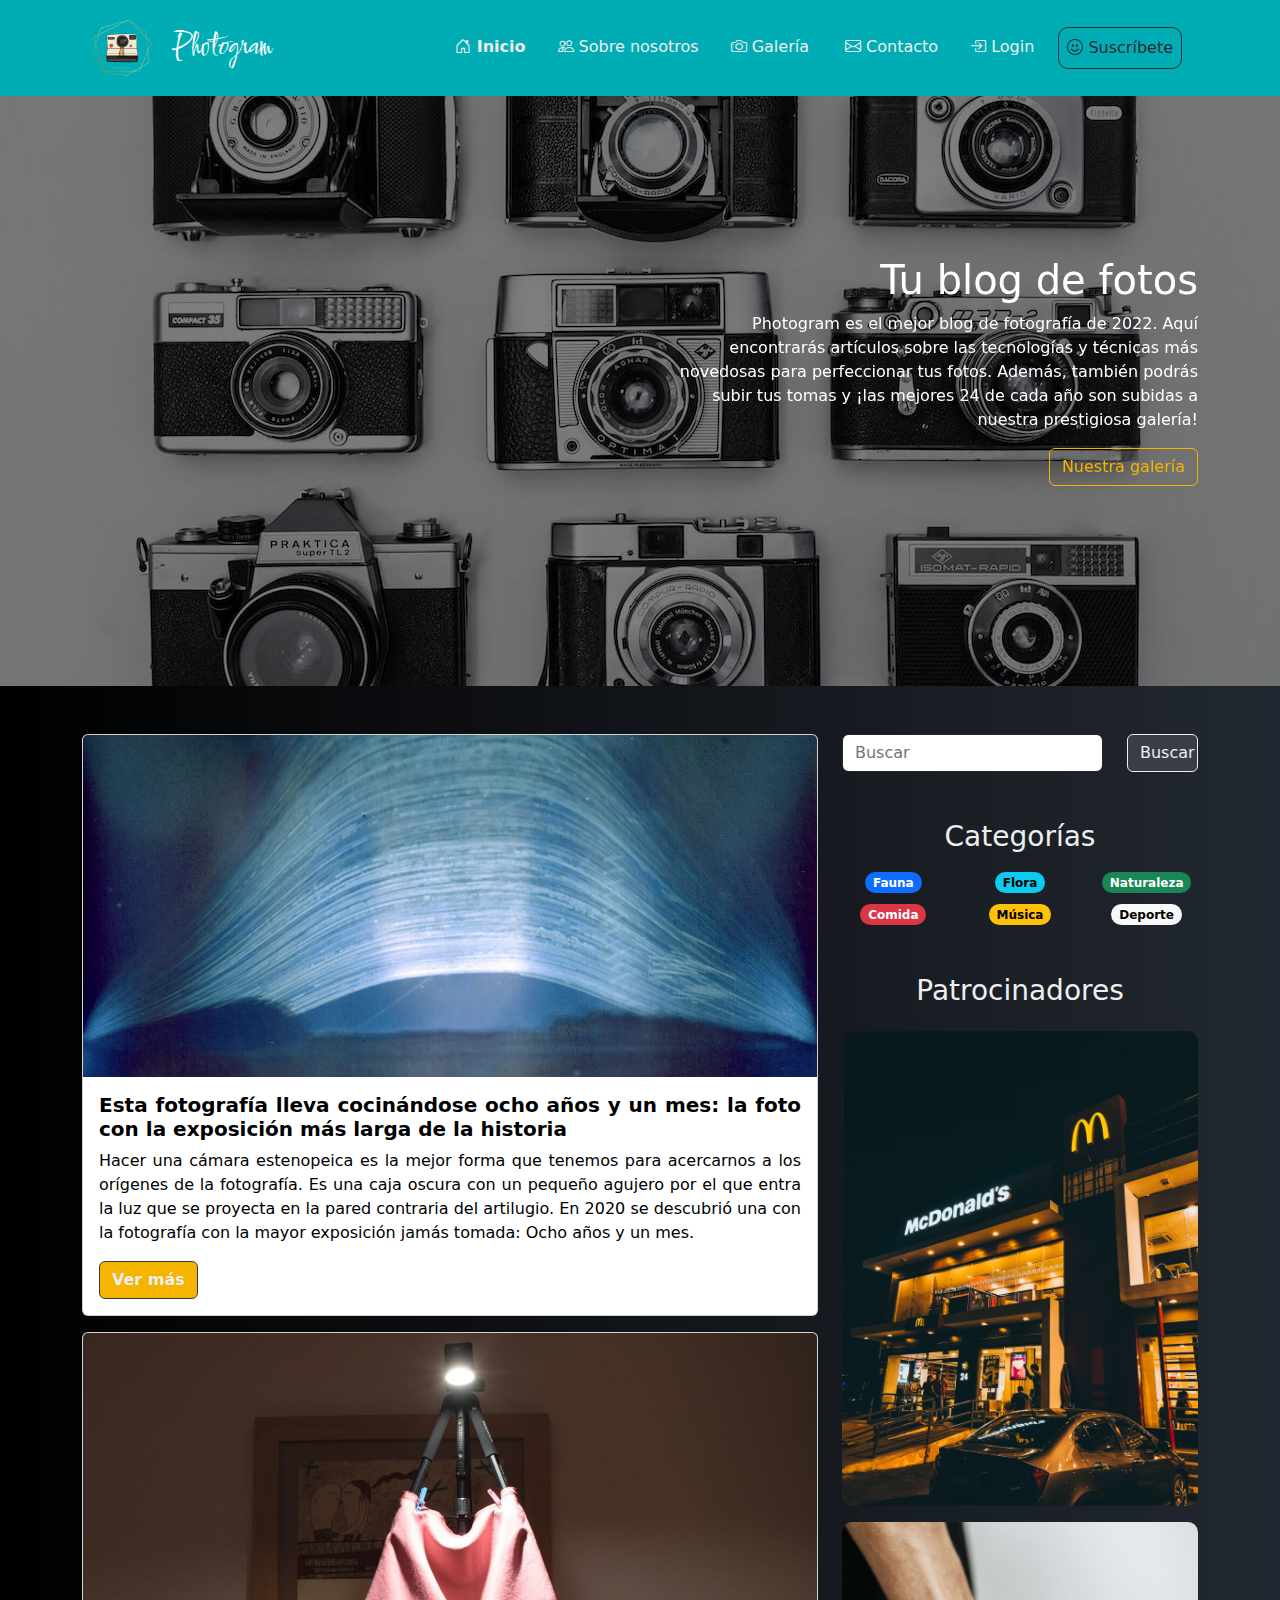
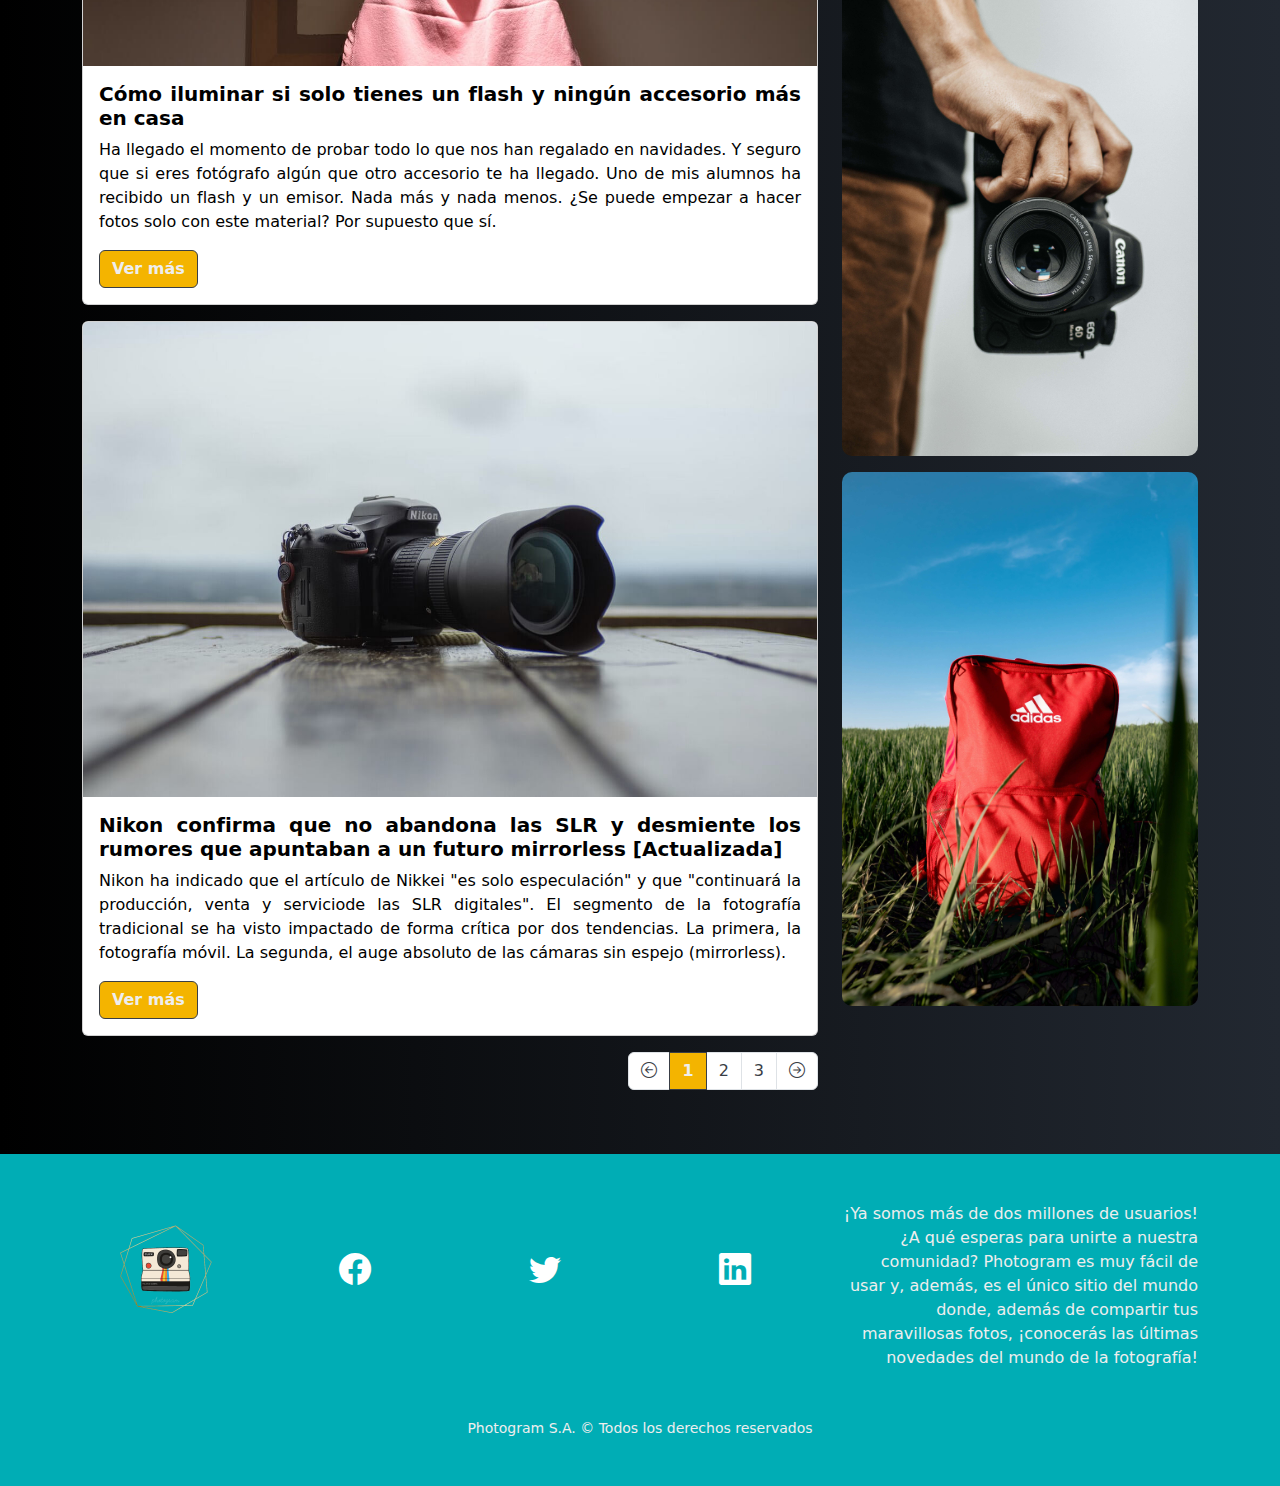
<file: index.html>
<!DOCTYPE html>
<html lang="es">
  <head>
    <meta charset="UTF-8" />
    <meta http-equiv="X-UA-Compatible" content="IE=edge" />
    <meta name="viewport" content="width=device-width, initial-scale=1.0" />
    <meta
      name="description"
      content="Photogram es tu blog de fotografía. Si quieres estar al tanto de las últimas noticias y compartir tus mejores fotos, 
      ¡aquí tienes tu casa!."
    />
    <meta name="author" content="Grupo 3" />
    <link rel="stylesheet" href="./css/bootstrap.min.css" />
    <link rel="stylesheet" href="./css/styles.css" />
    <link
      rel="stylesheet"
      href="https://cdn.jsdelivr.net/npm/bootstrap-icons@1.3.0/font/bootstrap-icons.css"
    />
    <link rel="shortcut icon" href="./assets/logo.png" type="image/x-png" />
    <link rel="preconnect" href="https://fonts.googleapis.com" />
    <link rel="preconnect" href="https://fonts.gstatic.com" crossorigin />
    <link
      href="https://fonts.googleapis.com/css2?family=Comforter+Brush&display=swap"
      rel="stylesheet"
    />
    <title>Photogram</title>
  </head>

  <body
    class="d-flex flex-column justify-content-between min-vh-100"
    data-bs-spy="scroll"
    data-bs-target="#menuPrincipal"
    data-bs-root-margin="0px 0px -40%"
    data-bs-smooth-scroll="true"
    tabindex="0"
  >
    <header class="sticky-top">
      <nav class="navbar fixed-top navbar1 navbar-expand-lg">
        <div class="container">
          <a href="/index.html"
            ><img
              src="/assets/logo.png"
              class="logo"
              alt="logo"
              id="logo-photogram"
          /></a>
          <a id="title-font" class="navbar-brand navbar1" href="/index.html"
            >Photogram</a
          >
          <button
            class="navbar-toggler navbar1"
            type="button"
            data-bs-toggle="offcanvas"
            data-bs-target="#offcanvasNavbar"
            aria-controls="offcanvasNavbar"
          >
            <span class="navbar-toggler-icon navbar1"></span>
          </button>
          <div
            class="offcanvas offcanvas-end"
            tabindex="-1"
            id="offcanvasNavbar"
            aria-labelledby="offcanvasNavbarLabel"
          >
            <div class="offcanvas-header offcanvasnav">
              <a href="/index.html"
                ><img src="/assets/logo.png" alt="logo" id="logo-photogram"
              /></a>
              <h5 class="offcanvas-title" id="offcanvasNavbarLabel">
                Photogram
              </h5>
              <button
                type="button"
                class="btn-close offcanvasnav"
                data-bs-dismiss="offcanvas"
                aria-label="Close"
              ></button>
            </div>
            <div class="offcanvas-body offcanvasnav expand-md pb-3">
              <ul
                class="navbar-nav justify-content-end text-center text-lg-end flex-grow-1 pe-3 mt-3 gap-3"
              >
                <li class="nav-item">
                  <b
                    ><a
                      class="nav-link active link navbar-text"
                      aria-current="page"
                      href="/index.html"
                      ><i class="bi bi-house-door"></i> Inicio</a
                    ></b
                  >
                </li>
                <li class="nav-item nav-item-padding">
                  <a
                    class="nav-lin link navbar-text"
                    aria-current="page"
                    href="/pages/sobre_nosotros.html"
                    ><i class="bi bi-people"></i> Sobre nosotros</a
                  >
                </li>
                <li class="nav-item me-1">
                  <a
                    class="nav-link link navbar-text"
                    aria-current="page"
                    href="/pages/gallery.html"
                    ><i class="bi bi-camera"></i> Galería</a
                  >
                </li>
                <li class="nav-item">
                  <a
                    class="nav-link link navbar-text"
                    href="/pages/contact.html"
                    ><i class="bi bi-envelope"></i> Contacto</a
                  >
                </li>
                <li class="nav-item">
                  <a class="nav-link link navbar-text" href="/pages/login.html"
                    ><i class="bi bi-box-arrow-in-right"></i> Login</a
                  >
                </li>
                <li id="modal-navbar-border" class="nav-item">
                  <a
                    id="modal-navbar"
                    class="nav-link link navbar-text"
                    aria-current="page"
                    href="#"
                    data-bs-toggle="modal"
                    data-bs-target="#suscription"
                    class="btn btn-primary btn-sm m-1 btn-nav"
                    type="submit"
                    ><i class="bi bi-emoji-smile"></i> Suscríbete</a
                  >
                </li>
              </ul>
            </div>
          </div>
        </div>
      </nav>
    </header>
    <main>
      <section id="main" class="ancla">
        <div
          id="carousel"
          class="carousel slide carousel-fade"
          data-bs-ride="carousel"
          data-bs-pause="off"
        >
          <div class="carousel-inner">
            <div class="carousel-item active">
              <img
                src="./assets/carousel/camera1.jpg"
                class="d-block w-100"
                alt="Cámaras"
                title="Cámaras"
              />
            </div>
            <div class="carousel-item">
              <img
                src="./assets/carousel/camera2.jpg"
                class="d-block w-100"
                alt="Vlogger"
                title="Vlogger"
              />
            </div>
            <div class="carousel-item">
              <img
                src="./assets/carousel/camera3.jpg"
                class="d-block w-100"
                alt="Making off"
                title="Making off"
              />
            </div>
            <div class="carousel-item">
              <img
                src="./assets/carousel/camera4.jpg"
                class="d-block w-100"
                alt="Trípode"
                title="Trípode"
              />
            </div>
          </div>
          <div class="overlay">
            <div class="container h-100">
              <div class="row h-100 align-items-center">
                <div
                  class="col-12 col-md-8 offset-md-4 col-lg-6 offset-lg-6 text-md-end text-center"
                >
                  <h1>Tu blog de fotos</h1>
                  <p class="d-none d-md-block">
                    Photogram es el mejor blog de fotografía de 2022. Aquí
                    encontrarás artículos sobre las tecnologías y técnicas más
                    novedosas para perfeccionar tus fotos. Además, también
                    podrás subir tus tomas y ¡las mejores 24 de cada año son
                    subidas a nuestra prestigiosa galería!
                  </p>
                  <a
                    href="./pages/gallery.html"
                    class="btn btn-outline-light mt-2 mt-md-0"
                    id="btn-rotate"
                  >
                    Nuestra galería
                  </a>
                </div>
              </div>
            </div>
          </div>
        </div>
      </section>
      <section id="columns">
        <div class="container my-5">
          <div class="row row-cols-1 row-cols-md-2">
            <div class="col-12 col-md-8">
              <div class="card mb-3" style="width: 100%">
                <a href="/pages/foto_exposicion.html"
                  ><img
                    src="./assets/articles/exposicion.jpg"
                    class="card-img-top"
                    alt="Imegen con 8 años de exposición"
                    title="Imagen con 8 años de exposición"
                /></a>
                <div class="card-body">
                  <a href="/pages/foto_exposicion.html"
                    ><h5 id="card-title" class="card-title">
                      Esta fotografía lleva cocinándose ocho años y un mes: la
                      foto con la exposición más larga de la historia
                    </h5></a
                  >
                  <p id="card-text" class="card-text">
                    Hacer una cámara estenopeica es la mejor forma que tenemos
                    para acercarnos a los orígenes de la fotografía. Es una caja
                    oscura con un pequeño agujero por el que entra la luz que se
                    proyecta en la pared contraria del artilugio. En 2020 se
                    descubrió una con la fotografía con la mayor exposición
                    jamás tomada: Ocho años y un mes.
                  </p>
                  <a
                    href="/pages/foto_exposicion.html"
                    id="btn-article"
                    class="btn btn-primary"
                    >Ver más</a
                  >
                </div>
              </div>
              <div class="card mb-3" style="width: 100%">
                <a href="/pages/flash_casero.html"
                  ><img
                    src="./assets/articles/cisne.jpg"
                    class="card-img-top"
                    alt="Iluminación casera"
                    title="Iluminación casera"
                /></a>
                <div class="card-body">
                  <a href="/pages/flash_casero.html"
                    ><h5 id="card-title" class="card-title">
                      Cómo iluminar si solo tienes un flash y ningún accesorio
                      más en casa
                    </h5></a
                  >
                  <p id="card-text" class="card-text">
                    Ha llegado el momento de probar todo lo que nos han regalado
                    en navidades. Y seguro que si eres fotógrafo algún que otro
                    accesorio te ha llegado. Uno de mis alumnos ha recibido un
                    flash y un emisor. Nada más y nada menos. ¿Se puede empezar
                    a hacer fotos solo con este material? Por supuesto que sí.
                  </p>
                  <a
                    href="/pages/flash_casero.html"
                    id="btn-article"
                    class="btn btn-primary"
                    >Ver más</a
                  >
                </div>
              </div>
              <div class="card mb-3" style="width: 100%">
                <a href="/pages/nikon.html"
                  ><img
                    src="./assets/articles/nikon.jpeg"
                    class="card-img-top"
                    alt="Cámara Nikon"
                    title="Cámara Nikon"
                /></a>
                <div class="card-body">
                  <a href="/pages/nikon.html"
                    ><h5 id="card-title" class="card-title">
                      Nikon confirma que no abandona las SLR y desmiente los
                      rumores que apuntaban a un futuro mirrorless [Actualizada]
                    </h5></a
                  >
                  <p id="card-text" class="card-text">
                    Nikon ha indicado que el artículo de Nikkei "es solo
                    especulación" y que "continuará la producción, venta y
                    serviciode las SLR digitales". El segmento de la fotografía
                    tradicional se ha visto impactado de forma crítica por dos
                    tendencias. La primera, la fotografía móvil. La segunda, el
                    auge absoluto de las cámaras sin espejo (mirrorless).
                  </p>
                  <a
                    href="/pages/nikon.html"
                    id="btn-article"
                    class="btn btn-primary"
                    >Ver más</a
                  >
                </div>
              </div>
              <nav
                aria-label="..."
                class="d-flex justify-content-center justify-content-md-end"
              >
                <ul class="pagination">
                  <li class="page-item">
                    <a class="page-link" href="#"
                      ><i class="bi bi-arrow-left-circle"></i
                    ></a>
                  </li>
                  <li class="page-item active">
                    <a class="page-link" id="active-page" href="#">1</a>
                  </li>
                  <li class="page-item" aria-current="page">
                    <a class="page-link" href="/pages/error.html">2</a>
                  </li>
                  <li class="page-item">
                    <a class="page-link" href="/pages/error.html">3</a>
                  </li>
                  <li class="page-item">
                    <a class="page-link" href="/pages/error.html"
                      ><i class="bi bi-arrow-right-circle"></i
                    ></a>
                  </li>
                </ul>
              </nav>
            </div>
            <div class="col-12 col-md-4">
              <form class="row d-lg-flex" role="search">
                <div
                  class="col-8 offset-2 offset-md-0 col-md-12 col-lg-9 mt-3 mt-md-0"
                >
                  <input
                    class="form-control"
                    type="search"
                    placeholder="Buscar"
                    aria-label="Search"
                    id="search-text"
                    maxlength="100"
                  />
                </div>
                <div class="col-8 offset-2 offset-md-0 col-md-12 col-lg-3">
                  <button
                    class="btn btn-primary mt-2 mt-lg-0 w-100"
                    id="search"
                    type="submit"
                  >
                    Buscar
                  </button>
                </div>
              </form>
              <div class="mt-4 mt-md-5">
                <h3 class="text-center">Categorías</h3>
                <div class="row text-center mt-3">
                  <div class="col-4 mt-0">
                    <a href="/pages/error.html"
                      ><span
                        id="pills"
                        class="badge rounded-pill text-bg-primary"
                        >Fauna</span
                      ></a
                    >
                  </div>
                  <div class="col-4 mt-0">
                    <a href="/pages/error.html"
                      ><span id="pills" class="badge rounded-pill text-bg-info"
                        >Flora</span
                      ></a
                    >
                  </div>
                  <div class="col-4 mt-0">
                    <a href="/pages/error.html"
                      ><span
                        id="pills"
                        class="badge rounded-pill text-bg-success"
                        >Naturaleza</span
                      ></a
                    >
                  </div>
                  <div class="col-4 mt-2">
                    <a href="/pages/error.html"
                      ><span
                        id="pills"
                        class="badge rounded-pill text-bg-danger"
                        >Comida</span
                      ></a
                    >
                  </div>
                  <div class="col-4 mt-2">
                    <a href="/pages/error.html"
                      ><span
                        id="pills"
                        class="badge rounded-pill text-bg-warning"
                        >Música</span
                      ></a
                    >
                  </div>
                  <div class="col-4 mt-2">
                    <a href="/pages/error.html"
                      ><span id="pills" class="badge rounded-pill text-bg-light"
                        >Deporte</span
                      ></a
                    >
                  </div>
                </div>
              </div>
              <div class="mt-5 d-none d-md-block">
                <h3 class="text-center">Patrocinadores</h3>
                <a href="/pages/error.html"
                  ><img
                    class="img-ad mt-3"
                    src="./assets/advertisement/mcdo.jpg"
                    alt="Mcdonalds"
                    title="Mcdonalds"
                /></a>

                <a href="/pages/error.html"
                  ><img
                    class="img-ad mt-3"
                    src="./assets/advertisement/canon.jpg"
                    alt="Canon"
                    title="Canon"
                /></a>
                <a href="/pages/error.html"
                  ><img
                    class="img-ad mt-3"
                    src="./assets/advertisement/adidas.jpg"
                    alt="Adidas"
                    title="Adidas"
                /></a>
              </div>
            </div>
          </div>
        </div>
      </section>
    </main>
    <footer class="footer">
      <div class="container">
        <div class="row align-items-center">
          <div class="col-12 col-md-2">
            <a href="/index.html"
              ><img
                class="footer-items"
                id="logo-footer"
                src="/assets/logo.png"
                alt="Logo"
                title="Logo"
            /></a>
          </div>
          <div class="col-12 col-md-2">
            <a href="/pages/error.html"
              ><i class="bi bi-facebook icon-photogram"></i
            ></a>
          </div>
          <div class="col-12 col-md-2">
            <a href="/pages/error.html"
              ><i class="bi bi-twitter icon-photogram"></i
            ></a>
          </div>
          <div class="col-12 col-md-2">
            <a href="/pages/error.html"
              ><i class="bi bi-linkedin icon-photogram"></i
            ></a>
          </div>
          <div class="col-12 col-md-4 mt-5">
            <p class="text-center text-md-end">
              ¡Ya somos más de dos millones de usuarios! ¿A qué esperas para
              unirte a nuestra comunidad? Photogram es muy fácil de usar y,
              además, es el único sitio del mundo donde, además de compartir tus
              maravillosas fotos, ¡conocerás las últimas novedades del mundo de
              la fotografía!
            </p>
          </div>
        </div>
        <div class="row align-items-center">
          <div class="col-12">
            <p>
              <small>Photogram S.A. &copy; Todos los derechos reservados</small>
            </p>
          </div>
        </div>
      </div>
    </footer>
    <div
      class="modal fade"
      id="suscription"
      tabindex="-1"
      aria-labelledby="exampleModalLabel"
      aria-hidden="true"
    >
      <div class="modal-dialog modal-dialog-centered">
        <div class="modal-content">
          <div class="modal-header">
            <h5 class="modal-title" id="exampleModalLabel">
              <img src="/assets/logo.png" width="100" alt="logo" />
              Suscripción
            </h5>
            <button
              type="button"
              class="btn-close"
              data-bs-dismiss="modal"
              aria-label="Close"
            ></button>
          </div>
          <div class="modal-body">
            <div class="form-floating mb-3">
              <input
                maxlength="85"
                type="email"
                class="form-control"
                id="floatingInput"
                placeholder="name@example.com"
              />
              <label for="floatingInput">Ingresa tu email</label>
            </div>
            <div class="alert alert-warning text-center" role="alert">
              Te enviaremos un correo de confirmación.
            </div>
          </div>
          <div class="modal-footer">
            <button
              type="button"
              class="btn btn-success"
              id="btn-modal"
              onclick="location.href='/pages/error.html'"
            >
              ¡Suscripción!
            </button>
          </div>
        </div>
      </div>
    </div>
    <script src="./js/bootstrap.bundle.min.js"></script>
  </body>
</html>
</file>
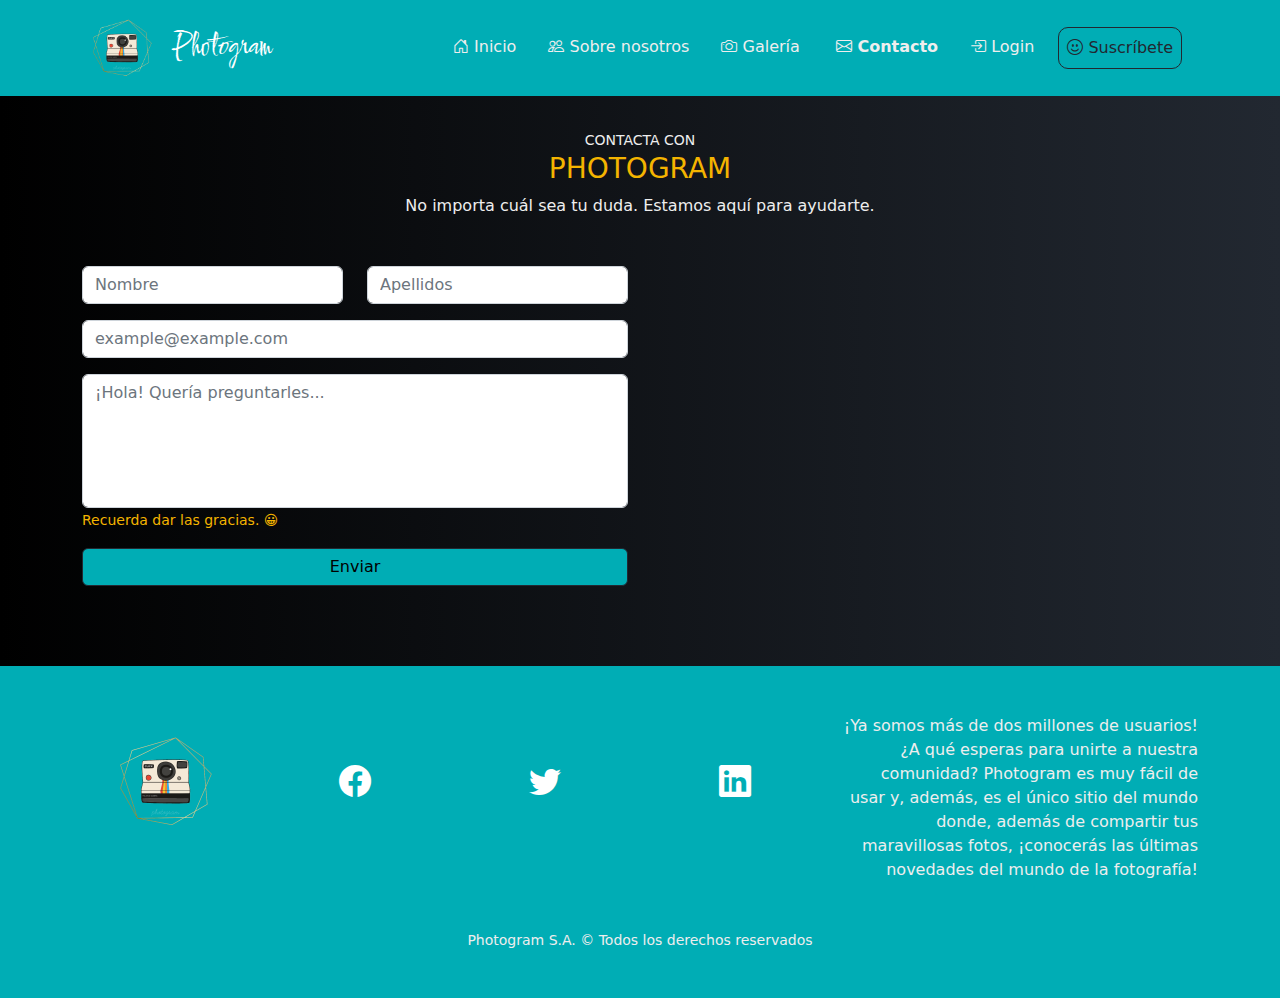
<file: pages/contact.html>
<!DOCTYPE html>
<html lang="es">

<head>
    <meta charset="UTF-8" />
    <meta http-equiv="X-UA-Compatible" content="IE=edge" />
    <meta name="viewport" content="width=device-width, initial-scale=1.0" />
    <meta name="description" content="Contacta con Photogram, tu blog de fotografía." />
    <meta name="author" content="Grupo 3" />
    <link rel="stylesheet" href="/css/bootstrap.min.css" />
    <link rel="stylesheet" href="/css/styles.css" />
    <link rel="stylesheet" href="https://cdn.jsdelivr.net/npm/bootstrap-icons@1.3.0/font/bootstrap-icons.css" />
    <link rel="shortcut icon" href="/assets/logo.png" type="image/x-png" />
    <link rel="preconnect" href="https://fonts.googleapis.com" />
    <link rel="preconnect" href="https://fonts.gstatic.com" crossorigin />
    <link href="https://fonts.googleapis.com/css2?family=Comforter+Brush&display=swap" rel="stylesheet" />
    <title>Contacto</title>
</head>

<body class="d-flex flex-column justify-content-between min-vh-100" data-bs-spy="scroll" data-bs-target="#gallery"
    data-bs-root-margin="0px 0px -40%" data-bs-smooth-scroll="true" tabindex="0">
    <header class="sticky-top">
        <nav class="navbar fixed-top navbar1 navbar-expand-lg">
            <div class="container">
                <a href="/index.html"><img src="/assets/logo.png" class="logo" alt="logo" id="logo-photogram" /></a> <a
                    id="title-font" class="navbar-brand navbar1" href="/index.html">Photogram</a>
                <button class="navbar-toggler navbar1" type="button" data-bs-toggle="offcanvas"
                    data-bs-target="#offcanvasNavbar" aria-controls="offcanvasNavbar">
                    <span class="navbar-toggler-icon navbar1"></span>
                </button>
                <div class="offcanvas offcanvas-end" tabindex="-1" id="offcanvasNavbar"
                    aria-labelledby="offcanvasNavbarLabel">
                    <div class="offcanvas-header offcanvasnav">
                        <a href="/index.html"><img src="/assets/logo.png" alt="logo" id="logo-photogram" /></a>
                        <h5 class="offcanvas-title" id="offcanvasNavbarLabel">
                            Photogram
                        </h5>
                        <button type="button" class="btn-close offcanvasnav" data-bs-dismiss="offcanvas"
                            aria-label="Close"></button>
                    </div>
                    <div class="offcanvas-body offcanvasnav expand-md pb-3">
                        <ul class="navbar-nav justify-content-end text-center text-lg-end flex-grow-1 pe-3 mt-3 gap-3">
                            <li class="nav-item">
                                <a class="nav-link active link navbar-text" aria-current="page" href="/index.html"><i
                                        class="bi bi-house-door"></i> Inicio</a>
                            </li>
                            <li class="nav-item nav-item-padding">
                                <a class="nav-lin link navbar-text" aria-current="page"
                                    href="/pages/sobre_nosotros.html"><i class="bi bi-people"></i> Sobre nosotros</a>
                            </li>
                            <li class="nav-item me-1">
                                <a class="nav-link link navbar-text" aria-current="page" href="/pages/gallery.html"><i
                                        class="bi bi-camera"></i> Galería</a>
                            </li>
                            <li class="nav-item">
                                <b><a class="nav-link link navbar-text" href="/pages/contact.html"><i
                                            class="bi bi-envelope"></i> Contacto</a></b>
                            </li>
                            <li class="nav-item">
                                <a class="nav-link link navbar-text" href="/pages/login.html"><i
                                        class="bi bi-box-arrow-in-right"></i> Login</a>
                            </li>
                            <li id="modal-navbar-border" class="nav-item">
                                <a id="modal-navbar" class="nav-link link navbar-text" aria-current="page" href="#"
                                    data-bs-toggle="modal" data-bs-target="#suscription"
                                    class="btn btn-primary btn-sm m-1 btn-nav" type="submit"><i
                                        class="bi bi-emoji-smile"></i> Suscríbete</a>
                            </li>
                        </ul>
                    </div>
                </div>
            </div>
        </nav>
    </header>
    <main>
        <section id="contact" class="my-5 ancla">
            <div class="container">
                <div class="row">
                    <div class="col text-uppercase text-center">
                        <br>
                        <small>Contacta con</small>
                        <h3 class="photogram-resaltado">Photogram</h3>
                    </div>
                    <div class="col-12 text-center">
                        <p>No importa cuál sea tu duda. Estamos aquí para ayudarte.</p>
                    </div>
                </div>
                <div class="row row-cols-1 row-cols-md-2 g-4 my-2">
                    <div class="col-12 col-md-6 mb-3">
                        <form class="row needs-validation" novalidate>
                            <div class="col-12 col-md-6 ">
                                <input maxlength="25" type="text" class="form-control" placeholder="Nombre" required>
                            </div>
                            <div class="col-12 col-md-6 mt-3 mt-md-0">
                                <input maxlength="25" type="text" class="form-control" placeholder="Apellidos" required>
                            </div>
                            <div class="col-12 mt-3">
                                <input maxlength="85" type="email" class="form-control"
                                    placeholder="example@example.com" required>
                            </div>
                            <div class="col-12 mt-3">
                                <textarea maxlength="500" class="form-control" rows="5"
                                    placeholder="¡Hola! Quería preguntarles..." required></textarea>
                                <small class="crea-cuenta">Recuerda dar las gracias. &#128512</small>
                            </div>
                            <div class="col-12 my-3 d-grid">
                                <button class="btn btn-info" id="btn-contact">Enviar</button>
                            </div>
                        </form>
                    </div>
                    <div class="col-12 col-md-6">
                        <iframe
                            src="https://www.google.com/maps/embed?pb=!1m18!1m12!1m3!1d3198.0904083407195!2d-4.295776584885129!3d36.72038987996505!2m3!1f0!2f0!3f0!3m2!1i1024!2i768!4f13.1!3m3!1m2!1s0xd725a6da38d0d77%3A0xe16e631eb159c8a0!2sC.%20Verdial%2C%20La%20Cala%20del%20Moral%2C%20M%C3%A1laga!5e0!3m2!1ses!2ses!4v1665262983274!5m2!1ses!2ses"
                            width="100%" height="320" style="border:1; border-radius: 10px;" allowfullscreen="" loading="lazy"
                            referrerpolicy="no-referrer-when-downgrade"></iframe>
                    </div>
                </div>
        </section>
    </main>
    <footer class="footer">
        <div class="container">
            <div class="row align-items-center">
                <div class="col-12 col-md-2">
                    <a href="/index.html"><img class="footer-items" id="logo-footer" src="/assets/logo.png" alt="Logo"
                            title="Logo" /></a>
                </div>
                <div class="col-12 col-md-2">
                    <a href="/pages/error.html"><i class="bi bi-facebook icon-photogram"></i></a>
                </div>
                <div class="col-12 col-md-2">
                    <a href="/pages/error.html"><i class="bi bi-twitter icon-photogram"></i></a>
                </div>
                <div class="col-12 col-md-2">
                    <a href="/pages/error.html"><i class="bi bi-linkedin icon-photogram"></i></a>
                </div>
                <div class="col-12 col-md-4 mt-5">
                    <p class="text-center text-md-end">
                        ¡Ya somos más de dos millones de usuarios! ¿A qué esperas para
                        unirte a nuestra comunidad? Photogram es muy fácil de usar y,
                        además, es el único sitio del mundo donde, además de compartir tus
                        maravillosas fotos, ¡conocerás las últimas novedades del mundo de
                        la fotografía!
                    </p>
                </div>
            </div>
            <div class="row align-items-center">
                <div class="col-12">
                    <p>
                        <small>Photogram S.A. &copy; Todos los derechos reservados</small>
                    </p>
                </div>
            </div>
        </div>
    </footer>
    <div class="modal fade" id="suscription" tabindex="-1" aria-labelledby="exampleModalLabel" aria-hidden="true">
        <div class="modal-dialog modal-dialog-centered">
            <div class="modal-content">
                <div class="modal-header">
                    <h5 class="modal-title" id="exampleModalLabel">
                        <img src="/assets/logo.png" width="100" alt="logo" />
                        Suscripción
                    </h5>
                    <button type="button" class="btn-close" data-bs-dismiss="modal" aria-label="Close"></button>
                </div>
                <div class="modal-body">
                    <div class="form-floating mb-3">
                        <input maxlength="85" type="email" class="form-control" id="floatingInput"
                            placeholder="name@example.com" />
                        <label for="floatingInput">Ingresa tu email</label>
                    </div>
                    <div class="alert alert-warning text-center" role="alert">
                        Te enviaremos un correo de confirmación.
                    </div>
                </div>
                <div class="modal-footer">
                    <button type="button" class="btn btn-success" id="btn-modal" onclick="location.href='/pages/error.html'">¡Suscripción!</button>
                </div>
            </div>
        </div>
    </div>
    <script src="/js/bootstrap.bundle.min.js"></script>
    <script>
        (() => {
            'use strict'
            // Fetch all the forms we want to apply custom Bootstrap validation styles to
            const forms = document.querySelectorAll('.needs-validation')
            // Loop over them and prevent submission
            Array.from(forms).forEach(form => {
                form.addEventListener('submit', event => {
                    if (!form.checkValidity()) {
                        event.preventDefault()
                        event.stopPropagation()
                    }
                    form.classList.add('was-validated')
                }, false)
            })
        })()
    </script>
</body>

</html>
</file>
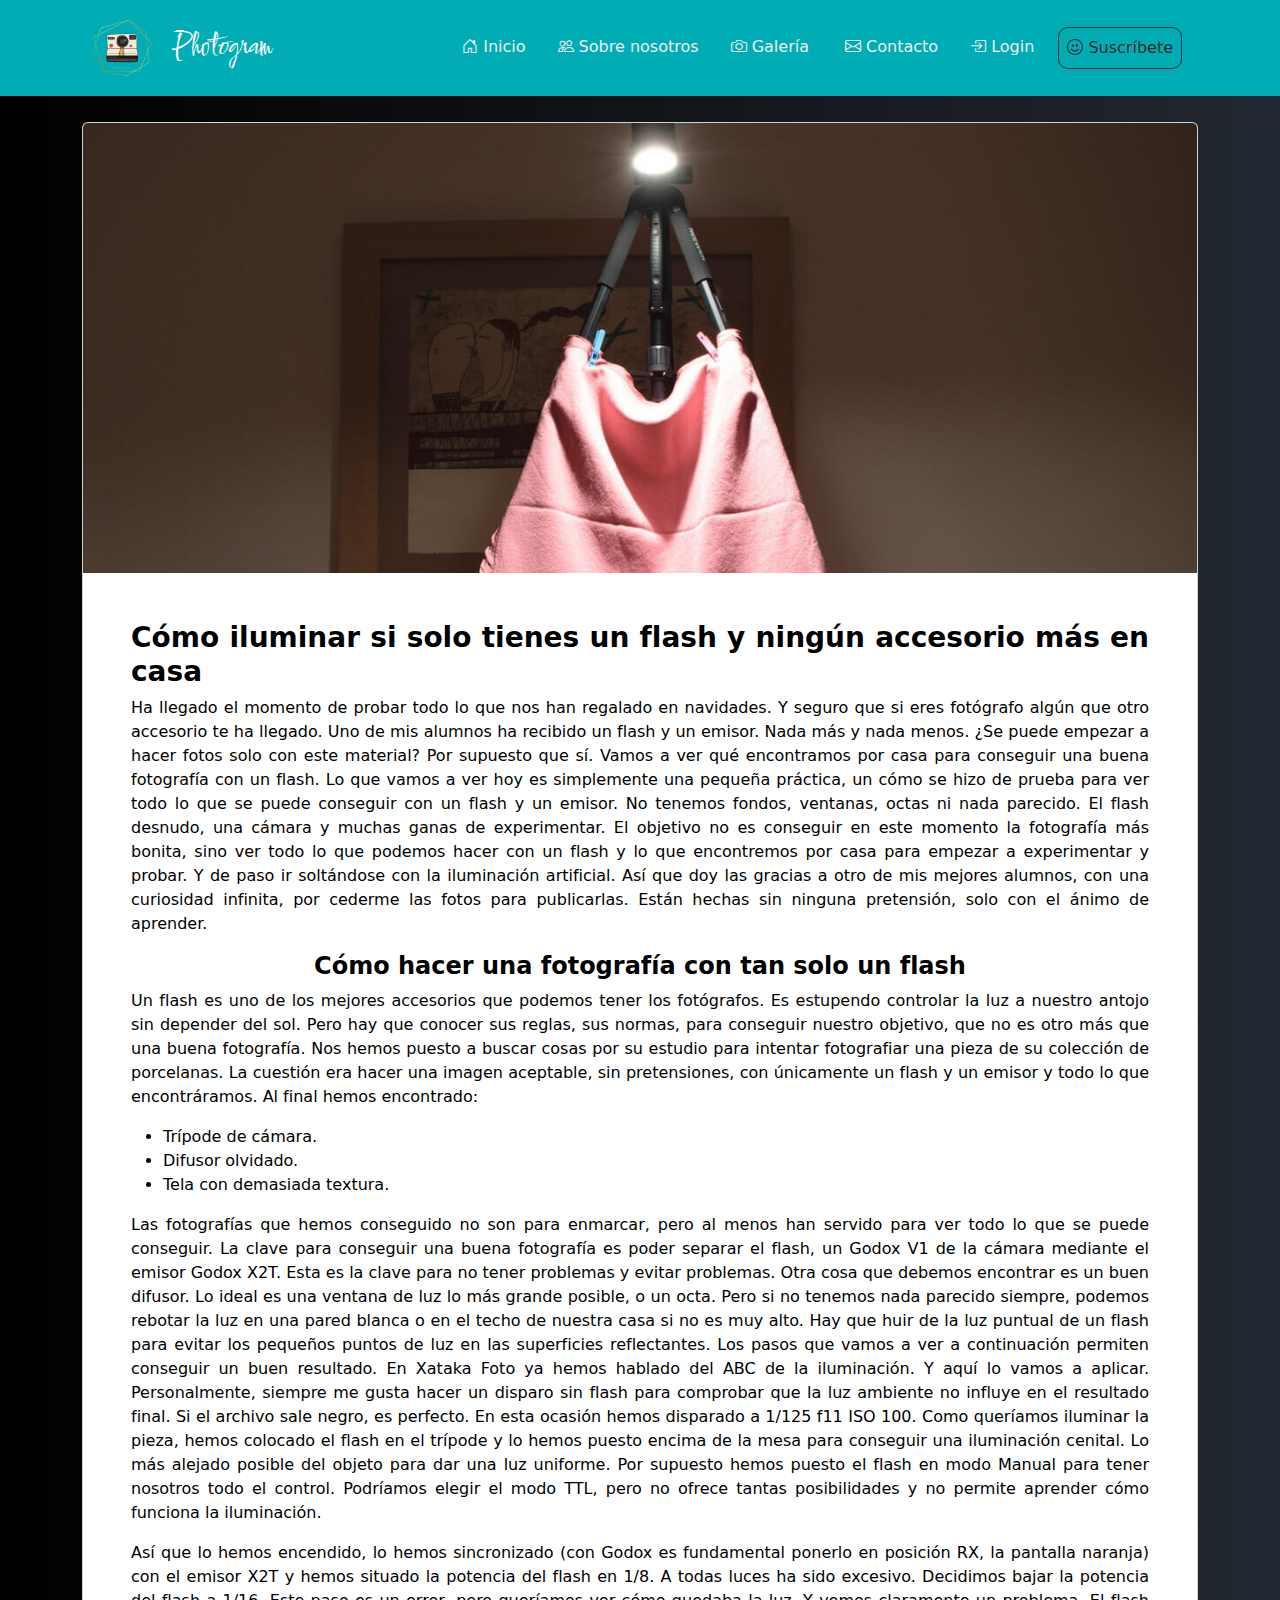
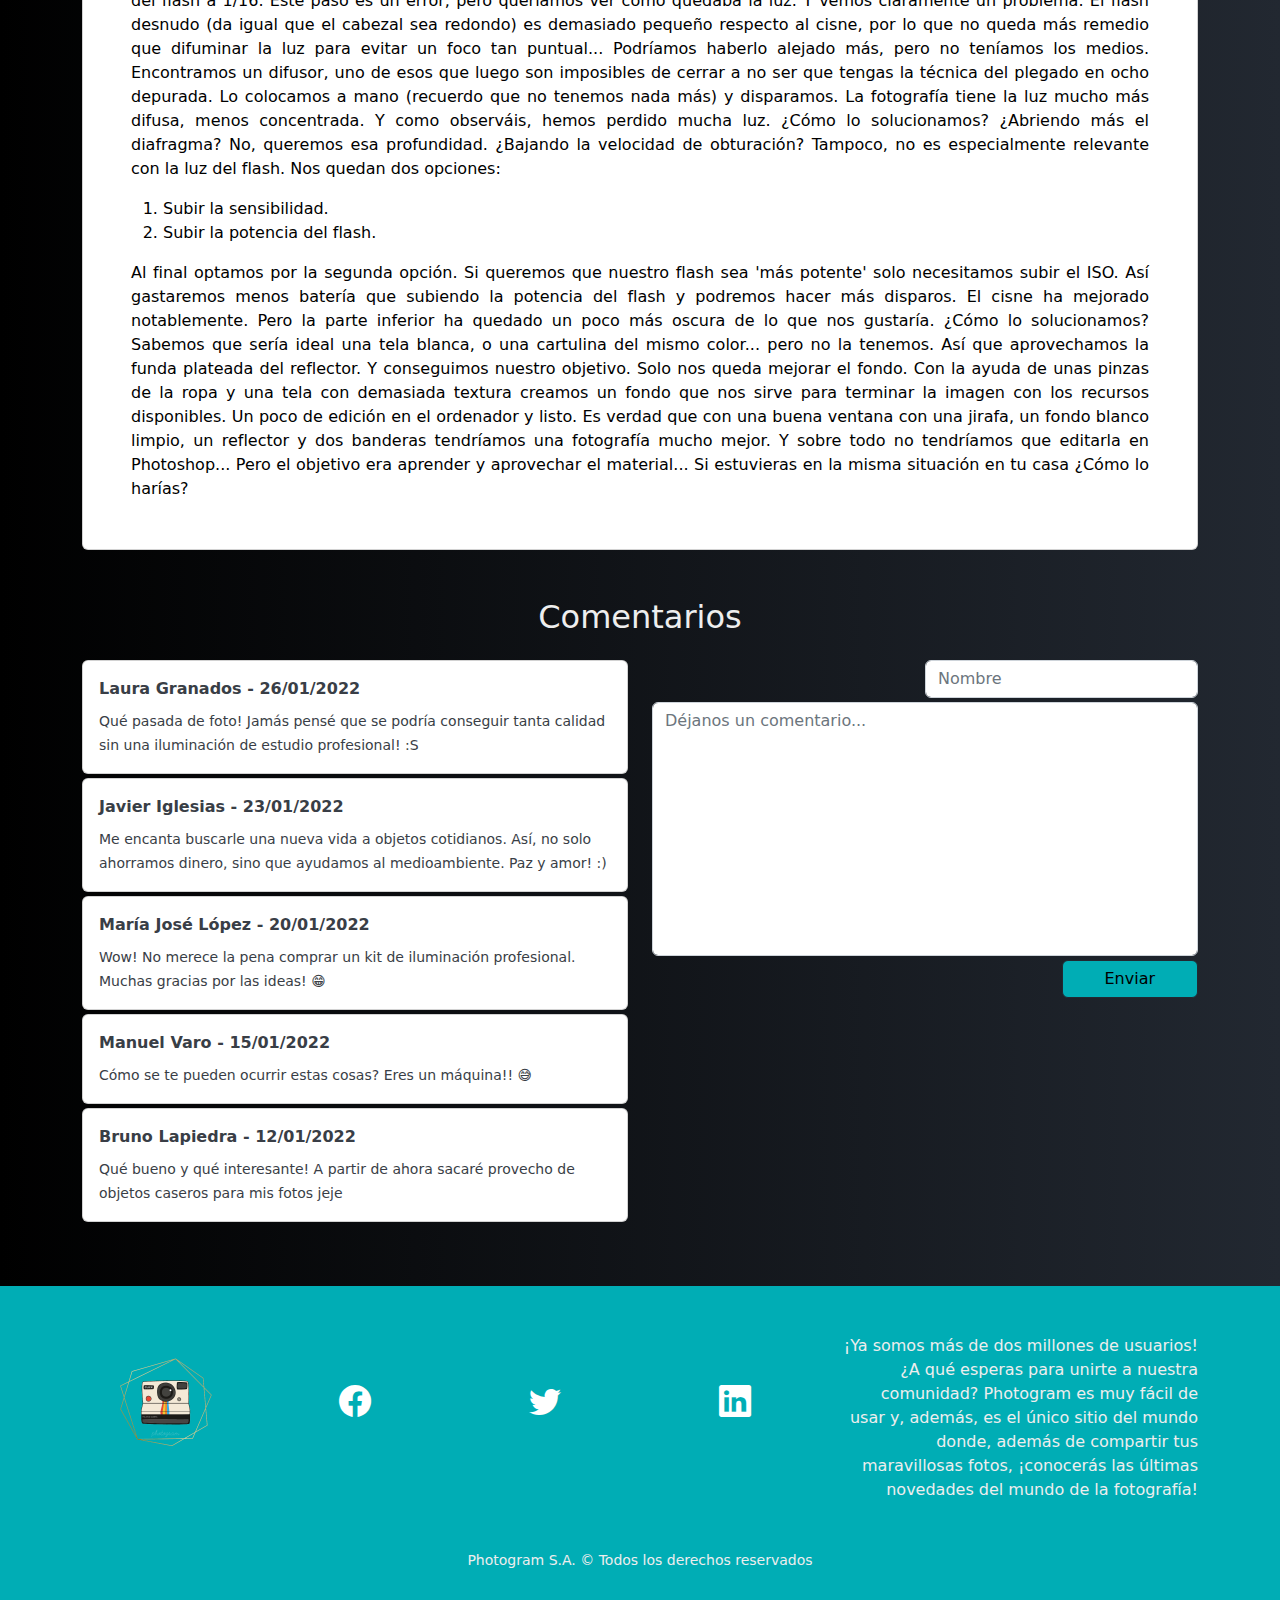
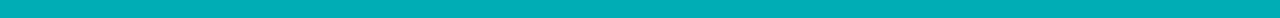
<file: pages/flash_casero.html>
<!DOCTYPE html>
<html lang="es">
  <head>
    <meta charset="UTF-8" />
    <meta http-equiv="X-UA-Compatible" content="IE=edge" />
    <meta name="viewport" content="width=device-width, initial-scale=1.0" />
    <meta
      name="description"
      content="¿Alguna vez has necesitado iluminar el escenario de tu fotografía como un pro, pero no tenías el equipo necesario? En esta entrada descubrirás cómo hacerlo con tan solo objetos que seguro que tienes por casa."
    />
    <meta name="author" content="Grupo 3" />
    <link rel="stylesheet" href="/css/bootstrap.min.css" />
    <link rel="stylesheet" href="/css/styles.css" />
    <link
      rel="stylesheet"
      href="https://cdn.jsdelivr.net/npm/bootstrap-icons@1.3.0/font/bootstrap-icons.css"
    />
    <link rel="shortcut icon" href="/assets/logo.png" type="image/x-png" />
    <link rel="preconnect" href="https://fonts.googleapis.com" />
    <link rel="preconnect" href="https://fonts.gstatic.com" crossorigin />
    <link
      href="https://fonts.googleapis.com/css2?family=Comforter+Brush&display=swap"
      rel="stylesheet"
    />
    <title>Iluminación casera</title>
  </head>

  <body
    class="d-flex flex-column justify-content-between min-vh-100"
    data-bs-spy="scroll"
    data-bs-target="#gallery"
    data-bs-root-margin="0px 0px -40%"
    data-bs-smooth-scroll="true"
    tabindex="0"
  >
    <header class="sticky-top">
      <nav class="navbar fixed-top navbar1 navbar-expand-lg">
        <div class="container">
          <a href="/index.html"
            ><img
              src="/assets/logo.png"
              class="logo"
              alt="logo"
              id="logo-photogram"
          /></a>
          <a id="title-font" class="navbar-brand navbar1" href="/index.html"
            >Photogram</a
          >
          <button
            class="navbar-toggler navbar1"
            type="button"
            data-bs-toggle="offcanvas"
            data-bs-target="#offcanvasNavbar"
            aria-controls="offcanvasNavbar"
          >
            <span class="navbar-toggler-icon navbar1"></span>
          </button>
          <div
            class="offcanvas offcanvas-end"
            tabindex="-1"
            id="offcanvasNavbar"
            aria-labelledby="offcanvasNavbarLabel"
          >
            <div class="offcanvas-header offcanvasnav">
              <a href="/index.html"
                ><img src="/assets/logo.png" alt="logo" id="logo-photogram"
              /></a>
              <h5 class="offcanvas-title" id="offcanvasNavbarLabel">
                Photogram
              </h5>
              <button
                type="button"
                class="btn-close offcanvasnav"
                data-bs-dismiss="offcanvas"
                aria-label="Close"
              ></button>
            </div>
            <div class="offcanvas-body offcanvasnav expand-md pb-3">
              <ul
                class="navbar-nav justify-content-end text-center text-lg-end flex-grow-1 pe-3 mt-3 gap-3"
              >
                <li class="nav-item">
                  <a
                    class="nav-link active link navbar-text"
                    aria-current="page"
                    href="/index.html"
                    ><i class="bi bi-house-door"></i> Inicio</a
                  >
                </li>
                <li class="nav-item nav-item-padding">
                  <a
                    class="nav-lin link navbar-text"
                    aria-current="page"
                    href="/pages/sobre_nosotros.html"
                    ><i class="bi bi-people"></i> Sobre nosotros</a
                  >
                </li>
                <li class="nav-item me-1">
                  <a
                    class="nav-link link navbar-text"
                    aria-current="page"
                    href="/pages/gallery.html"
                    ><i class="bi bi-camera"></i> Galería</a
                  >
                </li>
                <li class="nav-item">
                  <a
                    class="nav-link link navbar-text"
                    href="/pages/contact.html"
                    ><i class="bi bi-envelope"></i> Contacto</a
                  >
                </li>
                <li class="nav-item">
                  <a class="nav-link link navbar-text" href="/pages/login.html"
                    ><i class="bi bi-box-arrow-in-right"></i> Login</a
                  >
                </li>
                <li id="modal-navbar-border" class="nav-item">
                  <a
                    id="modal-navbar"
                    class="nav-link link navbar-text"
                    aria-current="page"
                    href="#"
                    data-bs-toggle="modal"
                    data-bs-target="#suscription"
                    class="btn btn-primary btn-sm m-1 btn-nav"
                    type="submit"
                    ><i class="bi bi-emoji-smile"></i> Suscríbete</a
                  >
                </li>
              </ul>
            </div>
          </div>
        </div>
      </nav>
    </header>
    <main>
      <div class="container">
        <div class="row mt-5 mb-3">
          <div class="col-12">
            <div class="card" style="width: 100%">
              <img
                src="/assets/articles/cisne.jpg"
                class="card-img-top img-noticia"
                alt="Cámara Nikon"
                title="Cámara Nikon"
              />
              <div class="card-body p-md-5">
                <h3 id="card-title" class="card-title">
                  Cómo iluminar si solo tienes un flash y ningún accesorio más
                  en casa
                </h3>
                <p id="card-text" class="card-text">
                  Ha llegado el momento de probar todo lo que nos han regalado
                  en navidades. Y seguro que si eres fotógrafo algún que otro
                  accesorio te ha llegado. Uno de mis alumnos ha recibido un
                  flash y un emisor. Nada más y nada menos. ¿Se puede empezar a
                  hacer fotos solo con este material? Por supuesto que sí. Vamos
                  a ver qué encontramos por casa para conseguir una buena
                  fotografía con un flash. Lo que vamos a ver hoy es simplemente
                  una pequeña práctica, un cómo se hizo de prueba para ver todo
                  lo que se puede conseguir con un flash y un emisor. No tenemos
                  fondos, ventanas, octas ni nada parecido. El flash desnudo,
                  una cámara y muchas ganas de experimentar. El objetivo no es
                  conseguir en este momento la fotografía más bonita, sino ver
                  todo lo que podemos hacer con un flash y lo que encontremos
                  por casa para empezar a experimentar y probar. Y de paso ir
                  soltándose con la iluminación artificial. Así que doy las
                  gracias a otro de mis mejores alumnos, con una curiosidad
                  infinita, por cederme las fotos para publicarlas. Están hechas
                  sin ninguna pretensión, solo con el ánimo de aprender.
                </p>
                <h4 id="card-title" class="text-center">
                  Cómo hacer una fotografía con tan solo un flash
                </h4>
                <p id="card-text" class="card-text">
                  Un flash es uno de los mejores accesorios que podemos tener
                  los fotógrafos. Es estupendo controlar la luz a nuestro antojo
                  sin depender del sol. Pero hay que conocer sus reglas, sus
                  normas, para conseguir nuestro objetivo, que no es otro más
                  que una buena fotografía. Nos hemos puesto a buscar cosas por
                  su estudio para intentar fotografiar una pieza de su colección
                  de porcelanas. La cuestión era hacer una imagen aceptable, sin
                  pretensiones, con únicamente un flash y un emisor y todo lo
                  que encontráramos. Al final hemos encontrado:
                </p>
                <ul id="card-text">
                  <li id="card-text">Trípode de cámara.</li>
                  <li id="card-text">Difusor olvidado.</li>
                  <li id="card-text">Tela con demasiada textura.</li>
                </ul>
                <p id="card-text" class="card-text">
                  Las fotografías que hemos conseguido no son para enmarcar,
                  pero al menos han servido para ver todo lo que se puede
                  conseguir. La clave para conseguir una buena fotografía es
                  poder separar el flash, un Godox V1 de la cámara mediante el
                  emisor Godox X2T. Esta es la clave para no tener problemas y
                  evitar problemas. Otra cosa que debemos encontrar es un buen
                  difusor. Lo ideal es una ventana de luz lo más grande posible,
                  o un octa. Pero si no tenemos nada parecido siempre, podemos
                  rebotar la luz en una pared blanca o en el techo de nuestra
                  casa si no es muy alto. Hay que huir de la luz puntual de un
                  flash para evitar los pequeños puntos de luz en las
                  superficies reflectantes. Los pasos que vamos a ver a
                  continuación permiten conseguir un buen resultado. En Xataka
                  Foto ya hemos hablado del ABC de la iluminación. Y aquí lo
                  vamos a aplicar. Personalmente, siempre me gusta hacer un
                  disparo sin flash para comprobar que la luz ambiente no
                  influye en el resultado final. Si el archivo sale negro, es
                  perfecto. En esta ocasión hemos disparado a 1/125 f11 ISO 100.
                  Como queríamos iluminar la pieza, hemos colocado el flash en
                  el trípode y lo hemos puesto encima de la mesa para conseguir
                  una iluminación cenital. Lo más alejado posible del objeto
                  para dar una luz uniforme. Por supuesto hemos puesto el flash
                  en modo Manual para tener nosotros todo el control. Podríamos
                  elegir el modo TTL, pero no ofrece tantas posibilidades y no
                  permite aprender cómo funciona la iluminación.
                </p>
                <p id="card-text" class="card-text">
                  Así que lo hemos encendido, lo hemos sincronizado (con Godox
                  es fundamental ponerlo en posición RX, la pantalla naranja)
                  con el emisor X2T y hemos situado la potencia del flash en
                  1/8. A todas luces ha sido excesivo. Decidimos bajar la
                  potencia del flash a 1/16. Este paso es un error, pero
                  queríamos ver cómo quedaba la luz. Y vemos claramente un
                  problema. El flash desnudo (da igual que el cabezal sea
                  redondo) es demasiado pequeño respecto al cisne, por lo que no
                  queda más remedio que difuminar la luz para evitar un foco tan
                  puntual... Podríamos haberlo alejado más, pero no teníamos los
                  medios. Encontramos un difusor, uno de esos que luego son
                  imposibles de cerrar a no ser que tengas la técnica del
                  plegado en ocho depurada. Lo colocamos a mano (recuerdo que no
                  tenemos nada más) y disparamos. La fotografía tiene la luz
                  mucho más difusa, menos concentrada. Y como observáis, hemos
                  perdido mucha luz. ¿Cómo lo solucionamos? ¿Abriendo más el
                  diafragma? No, queremos esa profundidad. ¿Bajando la velocidad
                  de obturación? Tampoco, no es especialmente relevante con la
                  luz del flash. Nos quedan dos opciones:
                </p>
                <ol id="card-text">
                  <li id="card-text">Subir la sensibilidad.</li>
                  <li id="card-text">Subir la potencia del flash.</li>
                </ol>
                <p id="card-text" class="card-text">
                  Al final optamos por la segunda opción. Si queremos que
                  nuestro flash sea 'más potente' solo necesitamos subir el ISO.
                  Así gastaremos menos batería que subiendo la potencia del
                  flash y podremos hacer más disparos. El cisne ha mejorado
                  notablemente. Pero la parte inferior ha quedado un poco más
                  oscura de lo que nos gustaría. ¿Cómo lo solucionamos? Sabemos
                  que sería ideal una tela blanca, o una cartulina del mismo
                  color... pero no la tenemos. Así que aprovechamos la funda
                  plateada del reflector. Y conseguimos nuestro objetivo. Solo
                  nos queda mejorar el fondo. Con la ayuda de unas pinzas de la
                  ropa y una tela con demasiada textura creamos un fondo que nos
                  sirve para terminar la imagen con los recursos disponibles. Un
                  poco de edición en el ordenador y listo. Es verdad que con una
                  buena ventana con una jirafa, un fondo blanco limpio, un
                  reflector y dos banderas tendríamos una fotografía mucho
                  mejor. Y sobre todo no tendríamos que editarla en Photoshop...
                  Pero el objetivo era aprender y aprovechar el material... Si
                  estuvieras en la misma situación en tu casa ¿Cómo lo harías?
                </p>
              </div>
            </div>
            <h2 class="mt-5 mb-4 text-center">Comentarios</h2>
            <div class="row row-cols-1 row-cols-md-2 mb-5">
              <div class="col-12 col-md-6">
                <div class="card" style="width: 100%">
                  <div class="card-body">
                    <b>
                      <p id="comentarios-text" class="card-title">
                        Laura Granados - 26/01/2022
                      </p>
                    </b>
                    <small id="comentarios-text" class="card-text">
                      Qué pasada de foto! Jamás pensé que se podría conseguir
                      tanta calidad sin una iluminación de estudio profesional!
                      :S
                    </small>
                  </div>
                </div>
                <div class="card mt-1" style="width: 100%">
                  <div class="card-body">
                    <b>
                      <p id="comentarios-text" class="card-title">
                        Javier Iglesias - 23/01/2022
                      </p>
                    </b>
                    <small id="comentarios-text" class="card-text">
                      Me encanta buscarle una nueva vida a objetos cotidianos.
                      Así, no solo ahorramos dinero, sino que ayudamos al
                      medioambiente. Paz y amor! :)
                    </small>
                  </div>
                </div>
                <div class="card mt-1" style="width: 100%">
                  <div class="card-body">
                    <b>
                      <p id="comentarios-text" class="card-title">
                        María José López - 20/01/2022
                      </p>
                    </b>
                    <small id="comentarios-text" class="card-text">
                      Wow! No merece la pena comprar un kit de iluminación
                      profesional. Muchas gracias por las ideas!
                      &#128513;</small
                    >
                  </div>
                </div>
                <div class="card mt-1" style="width: 100%">
                  <div class="card-body">
                    <b>
                      <p id="comentarios-text" class="card-title">
                        Manuel Varo - 15/01/2022
                      </p>
                    </b>
                    <small id="comentarios-text" class="card-text">
                      Cómo se te pueden ocurrir estas cosas? Eres un máquina!!
                      &#128517;</small
                    >
                  </div>
                </div>
                <div class="card mt-1" style="width: 100%">
                  <div class="card-body">
                    <b>
                      <p id="comentarios-text" class="card-title">
                        Bruno Lapiedra - 12/01/2022
                      </p>
                    </b>
                    <small id="comentarios-text" class="card-text">
                      Qué bueno y qué interesante! A partir de ahora sacaré
                      provecho de objetos caseros para mis fotos jeje</small
                    >
                  </div>
                </div>
              </div>
              <form class="needs-validation mt-4 mt-md-0" novalidate>
                <div class="col-12 offset-md-6 col-md-6">
                  <input
                    maxlength="25"
                    type="text"
                    class="form-control"
                    placeholder="Nombre"
                    required
                  />
                </div>
                <div class="col-12 mt-1">
                  <textarea
                    maxlength="800"
                    class="form-control"
                    rows="10"
                    placeholder="Déjanos un comentario..."
                    required
                  ></textarea>
                </div>
                <div class="col-3 offset-md-9 mt-1 d-grid">
                  <button class="btn btn-info" id="btn-contact">Enviar</button>
                </div>
              </form>
            </div>
          </div>
        </div>
      </div>
      <div class="container"></div>
    </main>

    <footer class="footer">
      <div class="container">
        <div class="row align-items-center">
          <div class="col-12 col-md-2">
            <a href="/index.html"
              ><img
                class="footer-items"
                id="logo-footer"
                src="/assets/logo.png"
                alt="Logo"
                title="Logo"
            /></a>
          </div>
          <div class="col-12 col-md-2">
            <a href="/pages/error.html"
              ><i class="bi bi-facebook icon-photogram"></i
            ></a>
          </div>
          <div class="col-12 col-md-2">
            <a href="/pages/error.html"
              ><i class="bi bi-twitter icon-photogram"></i
            ></a>
          </div>
          <div class="col-12 col-md-2">
            <a href="/pages/error.html"
              ><i class="bi bi-linkedin icon-photogram"></i
            ></a>
          </div>
          <div class="col-12 col-md-4 mt-5">
            <p class="text-center text-md-end">
              ¡Ya somos más de dos millones de usuarios! ¿A qué esperas para
              unirte a nuestra comunidad? Photogram es muy fácil de usar y,
              además, es el único sitio del mundo donde, además de compartir tus
              maravillosas fotos, ¡conocerás las últimas novedades del mundo de
              la fotografía!
            </p>
          </div>
        </div>
        <div class="row align-items-center">
          <div class="col-12">
            <p>
              <small>Photogram S.A. &copy; Todos los derechos reservados</small>
            </p>
          </div>
        </div>
      </div>
    </footer>
    <div
      class="modal fade"
      id="modalcontraseña"
      tabindex="-1"
      aria-labelledby="exampleModalLabel"
      aria-hidden="true"
    >
      <div class="modal-dialog modal-dialog-centered">
        <div class="modal-content">
          <div class="modal-header">
            <h5 class="modal-title" id="exampleModalLabel">
              <img src="/assets/logo.png" width="100" alt="logo" />
              Recuperar Contraseña
            </h5>
            <button
              type="button"
              class="btn-close"
              data-bs-dismiss="modal"
              aria-label="Close"
            ></button>
          </div>
          <div class="modal-body">
            <div class="form-floating mb-3">
              <input
                maxlength="85"
                type="email"
                class="form-control"
                id="floatingInput"
                placeholder="name@example.com"
              />
              <label for="floatingInput">Ingresa tu email</label>
            </div>
            <div class="alert alert-warning text-center" role="alert">
              Recibirás un correo electrónico para que puedas restablecer tu
              contraseña.
            </div>
          </div>
          <div class="modal-footer">
            <button type="button" class="btn btn-dark" id="btn-modal">
              Enviar
            </button>
          </div>
        </div>
      </div>
    </div>
    <div
      class="modal fade"
      id="suscription"
      tabindex="-1"
      aria-labelledby="exampleModalLabel"
      aria-hidden="true"
    >
      <div class="modal-dialog modal-dialog-centered">
        <div class="modal-content">
          <div class="modal-header">
            <h5 class="modal-title" id="exampleModalLabel">
              <img src="/assets/logo.png" width="100" alt="logo" />
              Suscripción
            </h5>
            <button
              type="button"
              class="btn-close"
              data-bs-dismiss="modal"
              aria-label="Close"
            ></button>
          </div>
          <div class="modal-body">
            <div class="form-floating mb-3">
              <input
                maxlength="85"
                type="email"
                class="form-control"
                id="floatingInput"
                placeholder="name@example.com"
              />
              <label for="floatingInput">Ingresa tu email</label>
            </div>
            <div class="alert alert-warning text-center" role="alert">
              Te enviaremos un correo de confirmación.
            </div>
          </div>
          <div class="modal-footer">
            <button type="button" class="btn btn-success" id="btn-modal" onclick="location.href='/pages/error.html'">
              ¡Suscripción!
            </button>
          </div>
        </div>
      </div>
    </div>
    <script src="/js/bootstrap.bundle.min.js"></script>
    <script>
      (() => {
        "use strict";
        // Fetch all the forms we want to apply custom Bootstrap validation styles to
        const forms = document.querySelectorAll(".needs-validation");
        // Loop over them and prevent submission
        Array.from(forms).forEach((form) => {
          form.addEventListener(
            "submit",
            (event) => {
              if (!form.checkValidity()) {
                event.preventDefault();
                event.stopPropagation();
              }
              form.classList.add("was-validated");
            },
            false
          );
        });
      })();
    </script>
  </body>
</html>
</file>
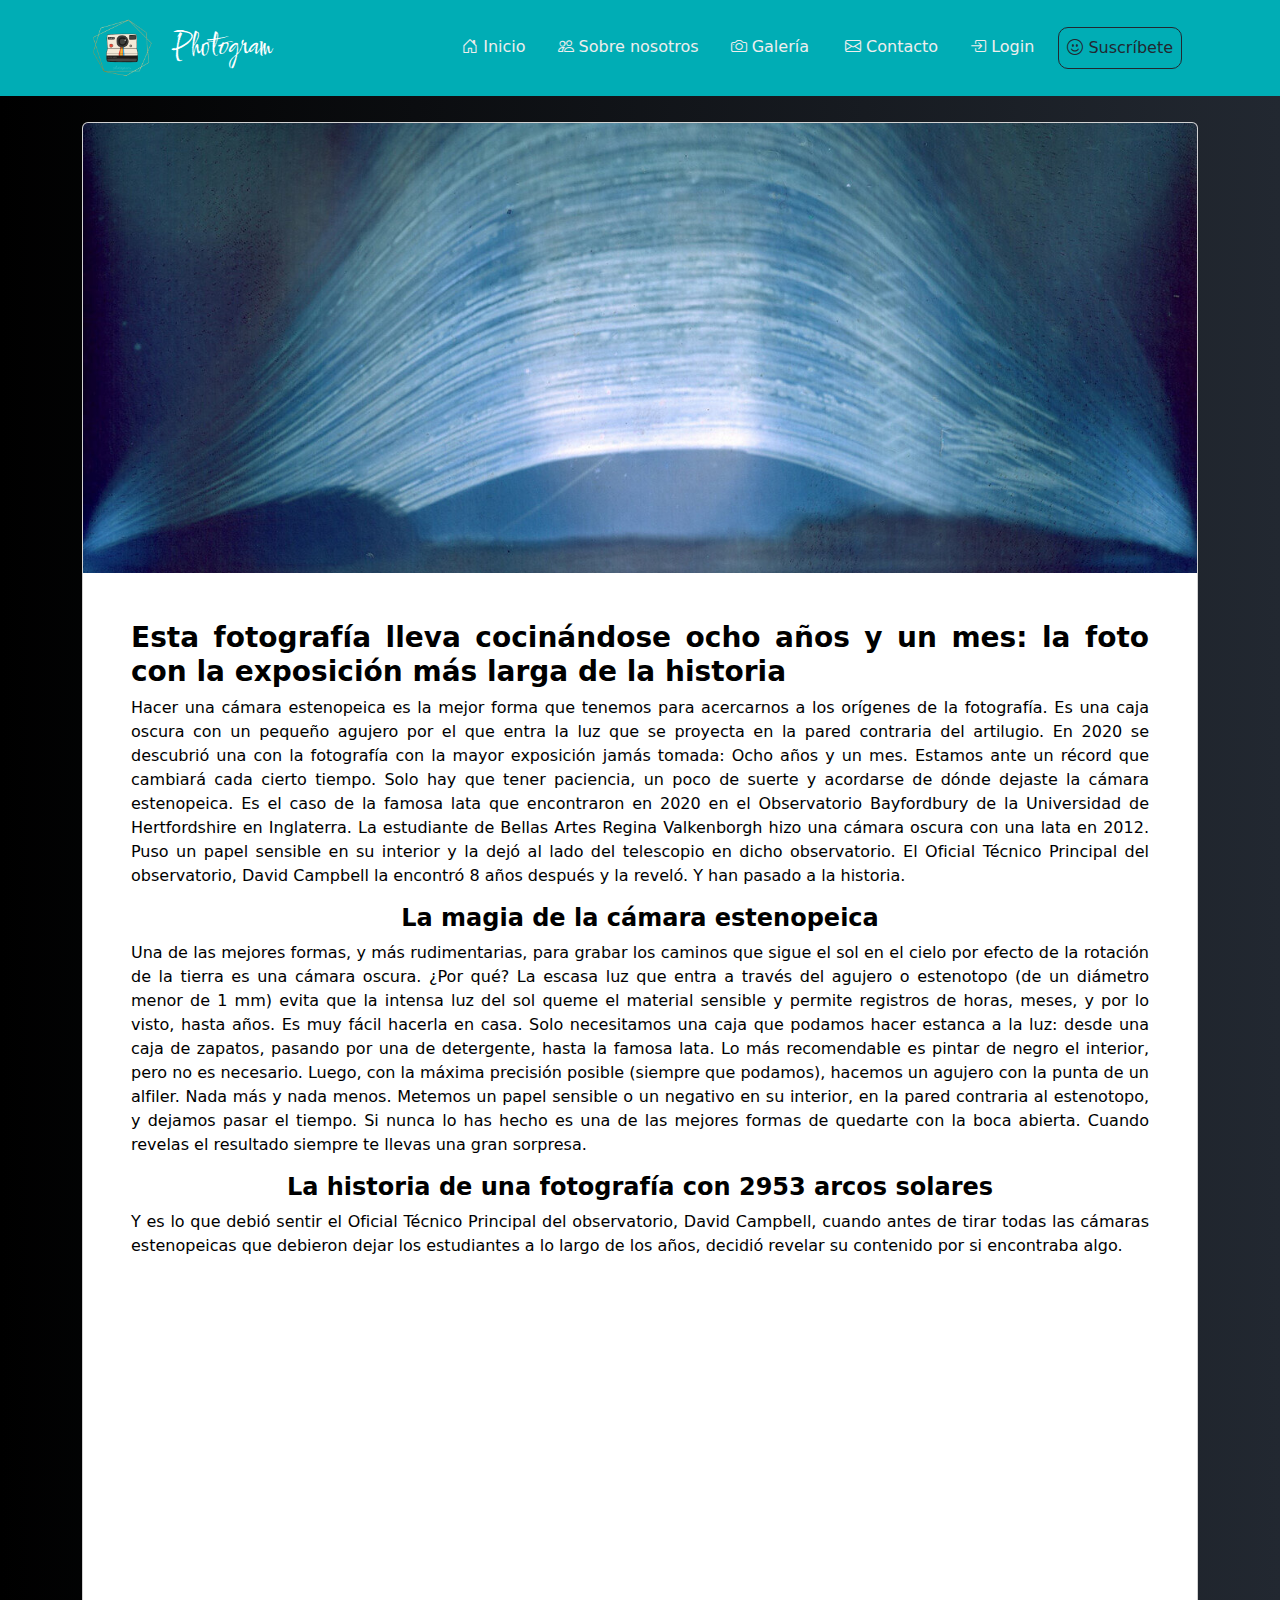
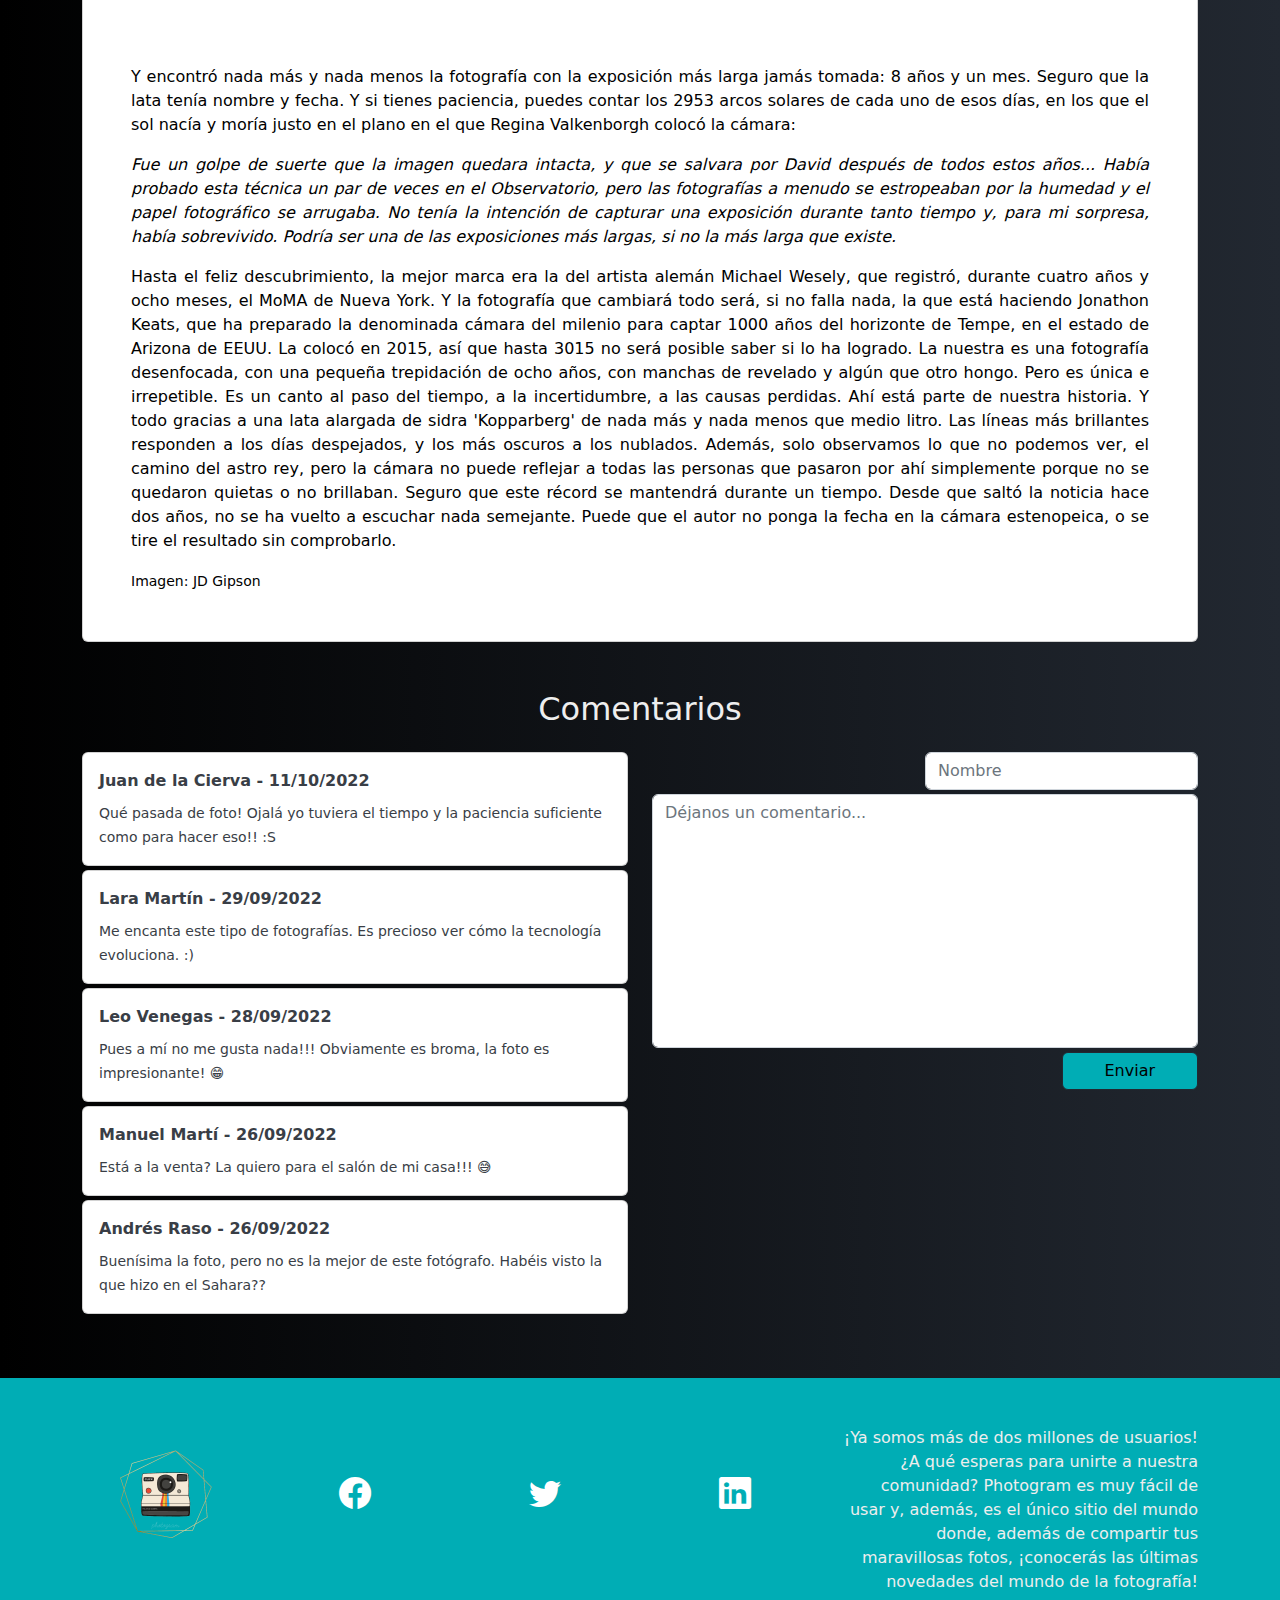
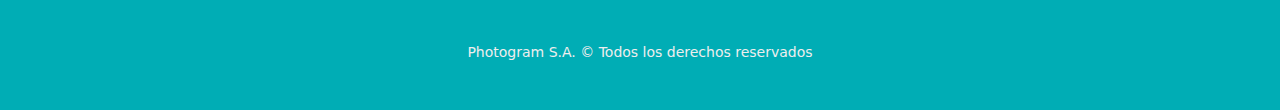
<file: pages/foto_exposicion.html>
<!DOCTYPE html>
<html lang="es">
  <head>
    <meta charset="UTF-8" />
    <meta http-equiv="X-UA-Compatible" content="IE=edge" />
    <meta name="viewport" content="width=device-width, initial-scale=1.0" />
    <meta
      name="description"
      content="Descubre cómo se tomó la fotografía con la exposición más larga de la historia."
    />
    <meta name="author" content="Grupo 3" />
    <link rel="stylesheet" href="/css/bootstrap.min.css" />
    <link rel="stylesheet" href="/css/styles.css" />
    <link
      rel="stylesheet"
      href="https://cdn.jsdelivr.net/npm/bootstrap-icons@1.3.0/font/bootstrap-icons.css"
    />
    <link rel="shortcut icon" href="/assets/logo.png" type="image/x-png" />
    <link rel="preconnect" href="https://fonts.googleapis.com" />
    <link rel="preconnect" href="https://fonts.gstatic.com" crossorigin />
    <link
      href="https://fonts.googleapis.com/css2?family=Comforter+Brush&display=swap"
      rel="stylesheet"
    />
    <title>Récord de exposición</title>
  </head>

  <body
    class="d-flex flex-column justify-content-between min-vh-100"
    data-bs-spy="scroll"
    data-bs-target="#gallery"
    data-bs-root-margin="0px 0px -40%"
    data-bs-smooth-scroll="true"
    tabindex="0"
  >
    <header class="sticky-top">
      <nav class="navbar fixed-top navbar1 navbar-expand-lg">
        <div class="container">
          <a href="/index.html"
            ><img
              src="/assets/logo.png"
              class="logo"
              alt="logo"
              id="logo-photogram"
          /></a>
          <a id="title-font" class="navbar-brand navbar1" href="/index.html"
            >Photogram</a
          >
          <button
            class="navbar-toggler navbar1"
            type="button"
            data-bs-toggle="offcanvas"
            data-bs-target="#offcanvasNavbar"
            aria-controls="offcanvasNavbar"
          >
            <span class="navbar-toggler-icon navbar1"></span>
          </button>
          <div
            class="offcanvas offcanvas-end"
            tabindex="-1"
            id="offcanvasNavbar"
            aria-labelledby="offcanvasNavbarLabel"
          >
            <div class="offcanvas-header offcanvasnav">
              <a href="/index.html"
                ><img src="/assets/logo.png" alt="logo" id="logo-photogram"
              /></a>
              <h5 class="offcanvas-title" id="offcanvasNavbarLabel">
                Photogram
              </h5>
              <button
                type="button"
                class="btn-close offcanvasnav"
                data-bs-dismiss="offcanvas"
                aria-label="Close"
              ></button>
            </div>
            <div class="offcanvas-body offcanvasnav expand-md pb-3">
              <ul
                class="navbar-nav justify-content-end text-center text-lg-end flex-grow-1 pe-3 mt-3 gap-3"
              >
                <li class="nav-item">
                  <a
                    class="nav-link active link navbar-text"
                    aria-current="page"
                    href="/index.html"
                    ><i class="bi bi-house-door"></i> Inicio</a
                  >
                </li>
                <li class="nav-item nav-item-padding">
                  <a
                    class="nav-lin link navbar-text"
                    aria-current="page"
                    href="/pages/sobre_nosotros.html"
                    ><i class="bi bi-people"></i> Sobre nosotros</a
                  >
                </li>
                <li class="nav-item me-1">
                  <a
                    class="nav-link link navbar-text"
                    aria-current="page"
                    href="/pages/gallery.html"
                    ><i class="bi bi-camera"></i> Galería</a
                  >
                </li>
                <li class="nav-item">
                  <a
                    class="nav-link link navbar-text"
                    href="/pages/contact.html"
                    ><i class="bi bi-envelope"></i> Contacto</a
                  >
                </li>
                <li class="nav-item">
                  <a class="nav-link link navbar-text" href="/pages/login.html"
                    ><i class="bi bi-box-arrow-in-right"></i> Login</a
                  >
                </li>
                <li id="modal-navbar-border" class="nav-item">
                  <a
                    id="modal-navbar"
                    class="nav-link link navbar-text"
                    aria-current="page"
                    href="#"
                    data-bs-toggle="modal"
                    data-bs-target="#suscription"
                    class="btn btn-primary btn-sm m-1 btn-nav"
                    type="submit"
                    ><i class="bi bi-emoji-smile"></i> Suscríbete</a
                  >
                </li>
              </ul>
            </div>
          </div>
        </div>
      </nav>
    </header>
    <main>
      <div class="container">
        <div class="row mt-5 mb-3">
          <div class="col-12">
            <div class="card" style="width: 100%">
              <img
                src="/assets/articles/exposicion.jpg"
                class="card-img-top img-noticia"
                alt="Cámara Nikon"
                title="Cámara Nikon"
              />
              <div class="card-body p-md-5">
                <h3 id="card-title" class="card-title">
                  Esta fotografía lleva cocinándose ocho años y un mes: la foto
                  con la exposición más larga de la historia
                </h3>
                <p id="card-text" class="card-text">
                  Hacer una cámara estenopeica es la mejor forma que tenemos
                  para acercarnos a los orígenes de la fotografía. Es una caja
                  oscura con un pequeño agujero por el que entra la luz que se
                  proyecta en la pared contraria del artilugio. En 2020 se
                  descubrió una con la fotografía con la mayor exposición jamás
                  tomada: Ocho años y un mes. Estamos ante un récord que
                  cambiará cada cierto tiempo. Solo hay que tener paciencia, un
                  poco de suerte y acordarse de dónde dejaste la cámara
                  estenopeica. Es el caso de la famosa lata que encontraron en
                  2020 en el Observatorio Bayfordbury de la Universidad de
                  Hertfordshire en Inglaterra. La estudiante de Bellas Artes
                  Regina Valkenborgh hizo una cámara oscura con una lata en
                  2012. Puso un papel sensible en su interior y la dejó al lado
                  del telescopio en dicho observatorio. El Oficial Técnico
                  Principal del observatorio, David Campbell la encontró 8 años
                  después y la reveló. Y han pasado a la historia.
                </p>
                <h4 id="card-title" class="text-center">
                  La magia de la cámara estenopeica
                </h4>
                <p id="card-text" class="card-text">
                  Una de las mejores formas, y más rudimentarias, para grabar
                  los caminos que sigue el sol en el cielo por efecto de la
                  rotación de la tierra es una cámara oscura. ¿Por qué? La
                  escasa luz que entra a través del agujero o estenotopo (de un
                  diámetro menor de 1 mm) evita que la intensa luz del sol queme
                  el material sensible y permite registros de horas, meses, y
                  por lo visto, hasta años. Es muy fácil hacerla en casa. Solo
                  necesitamos una caja que podamos hacer estanca a la luz: desde
                  una caja de zapatos, pasando por una de detergente, hasta la
                  famosa lata. Lo más recomendable es pintar de negro el
                  interior, pero no es necesario. Luego, con la máxima precisión
                  posible (siempre que podamos), hacemos un agujero con la punta
                  de un alfiler. Nada más y nada menos. Metemos un papel
                  sensible o un negativo en su interior, en la pared contraria
                  al estenotopo, y dejamos pasar el tiempo. Si nunca lo has
                  hecho es una de las mejores formas de quedarte con la boca
                  abierta. Cuando revelas el resultado siempre te llevas una
                  gran sorpresa.
                </p>
                <h4 id="card-title" class="text-center">
                  La historia de una fotografía con 2953 arcos solares
                </h4>
                <p id="card-text" class="card-text">
                  Y es lo que debió sentir el Oficial Técnico Principal del
                  observatorio, David Campbell, cuando antes de tirar todas las
                  cámaras estenopeicas que debieron dejar los estudiantes a lo
                  largo de los años, decidió revelar su contenido por si
                  encontraba algo.
                </p>
                <iframe
                  class="mt-2 mb-3"
                  src="https://player.vimeo.com/video/35552616?h=677a281357"
                  width="100%"
                  height="360"
                  frameborder="0"
                  allow="autoplay; fullscreen; picture-in-picture"
                  allowfullscreen
                ></iframe>
                <p id="card-text" class="card-text">
                  Y encontró nada más y nada menos la fotografía con la
                  exposición más larga jamás tomada: 8 años y un mes. Seguro que
                  la lata tenía nombre y fecha. Y si tienes paciencia, puedes
                  contar los 2953 arcos solares de cada uno de esos días, en los
                  que el sol nacía y moría justo en el plano en el que Regina
                  Valkenborgh colocó la cámara:
                </p>
                <p id="card-quote" class="card-text">
                  Fue un golpe de suerte que la imagen quedara intacta, y que se
                  salvara por David después de todos estos años... Había probado
                  esta técnica un par de veces en el Observatorio, pero las
                  fotografías a menudo se estropeaban por la humedad y el papel
                  fotográfico se arrugaba. No tenía la intención de capturar una
                  exposición durante tanto tiempo y, para mi sorpresa, había
                  sobrevivido. Podría ser una de las exposiciones más largas, si
                  no la más larga que existe.
                </p>
                <p id="card-text" class="card-text">
                  Hasta el feliz descubrimiento, la mejor marca era la del
                  artista alemán Michael Wesely, que registró, durante cuatro
                  años y ocho meses, el MoMA de Nueva York. Y la fotografía que
                  cambiará todo será, si no falla nada, la que está haciendo
                  Jonathon Keats, que ha preparado la denominada cámara del
                  milenio para captar 1000 años del horizonte de Tempe, en el
                  estado de Arizona de EEUU. La colocó en 2015, así que hasta
                  3015 no será posible saber si lo ha logrado. La nuestra es una
                  fotografía desenfocada, con una pequeña trepidación de ocho
                  años, con manchas de revelado y algún que otro hongo. Pero es
                  única e irrepetible. Es un canto al paso del tiempo, a la
                  incertidumbre, a las causas perdidas. Ahí está parte de
                  nuestra historia. Y todo gracias a una lata alargada de sidra
                  'Kopparberg' de nada más y nada menos que medio litro. Las
                  líneas más brillantes responden a los días despejados, y los
                  más oscuros a los nublados. Además, solo observamos lo que no
                  podemos ver, el camino del astro rey, pero la cámara no puede
                  reflejar a todas las personas que pasaron por ahí simplemente
                  porque no se quedaron quietas o no brillaban. Seguro que este
                  récord se mantendrá durante un tiempo. Desde que saltó la
                  noticia hace dos años, no se ha vuelto a escuchar nada
                  semejante. Puede que el autor no ponga la fecha en la cámara
                  estenopeica, o se tire el resultado sin comprobarlo.
                </p>
                <small id="card-text"> Imagen: JD Gipson </small>
              </div>
            </div>
            <h2 class="mt-5 mb-4 text-center">Comentarios</h2>
            <div class="row row-cols-1 row-cols-md-2 mb-5">
              <div class="col-12 col-md-6">
                <div class="card" style="width: 100%">
                  <div class="card-body">
                    <b>
                      <p id="comentarios-text" class="card-title">
                        Juan de la Cierva - 11/10/2022
                      </p>
                    </b>
                    <small id="comentarios-text" class="card-text">
                      Qué pasada de foto! Ojalá yo tuviera el tiempo y la
                      paciencia suficiente como para hacer eso!! :S
                    </small>
                  </div>
                </div>
                <div class="card mt-1" style="width: 100%">
                  <div class="card-body">
                    <b>
                      <p id="comentarios-text" class="card-title">
                        Lara Martín - 29/09/2022
                      </p>
                    </b>
                    <small id="comentarios-text" class="card-text">
                      Me encanta este tipo de fotografías. Es precioso ver cómo
                      la tecnología evoluciona. :)
                    </small>
                  </div>
                </div>
                <div class="card mt-1" style="width: 100%">
                  <div class="card-body">
                    <b>
                      <p id="comentarios-text" class="card-title">
                        Leo Venegas - 28/09/2022
                      </p>
                    </b>
                    <small id="comentarios-text" class="card-text">
                      Pues a mí no me gusta nada!!! Obviamente es broma, la foto
                      es impresionante! &#128513;</small
                    >
                  </div>
                </div>
                <div class="card mt-1" style="width: 100%">
                  <div class="card-body">
                    <b>
                      <p id="comentarios-text" class="card-title">
                        Manuel Martí - 26/09/2022
                      </p>
                    </b>
                    <small id="comentarios-text" class="card-text">
                      Está a la venta? La quiero para el salón de mi casa!!!
                      &#128517;</small
                    >
                  </div>
                </div>
                <div class="card mt-1" style="width: 100%">
                  <div class="card-body">
                    <b>
                      <p id="comentarios-text" class="card-title">
                        Andrés Raso - 26/09/2022
                      </p>
                    </b>
                    <small id="comentarios-text" class="card-text">
                      Buenísima la foto, pero no es la mejor de este fotógrafo.
                      Habéis visto la que hizo en el Sahara??</small
                    >
                  </div>
                </div>
              </div>
              <form class="needs-validation mt-4 mt-md-0" novalidate>
                <div class="col-12 offset-md-6 col-md-6">
                  <input
                    maxlength="25"
                    type="text"
                    class="form-control"
                    placeholder="Nombre"
                    required
                  />
                </div>
                <div class="col-12 mt-1">
                  <textarea
                    maxlength="800"
                    class="form-control"
                    rows="10"
                    placeholder="Déjanos un comentario..."
                    required
                  ></textarea>
                </div>
                <div class="col-3 offset-md-9 mt-1 d-grid">
                  <button class="btn btn-info" id="btn-contact">Enviar</button>
                </div>
              </form>
            </div>
          </div>
        </div>
      </div>
      <div class="container"></div>
    </main>

    <footer class="footer">
      <div class="container">
        <div class="row align-items-center">
          <div class="col-12 col-md-2">
            <a href="/index.html"
              ><img
                class="footer-items"
                id="logo-footer"
                src="/assets/logo.png"
                alt="Logo"
                title="Logo"
            /></a>
          </div>
          <div class="col-12 col-md-2">
            <a href="/pages/error.html"
              ><i class="bi bi-facebook icon-photogram"></i
            ></a>
          </div>
          <div class="col-12 col-md-2">
            <a href="/pages/error.html"
              ><i class="bi bi-twitter icon-photogram"></i
            ></a>
          </div>
          <div class="col-12 col-md-2">
            <a href="/pages/error.html"
              ><i class="bi bi-linkedin icon-photogram"></i
            ></a>
          </div>
          <div class="col-12 col-md-4 mt-5">
            <p class="text-center text-md-end">
              ¡Ya somos más de dos millones de usuarios! ¿A qué esperas para
              unirte a nuestra comunidad? Photogram es muy fácil de usar y,
              además, es el único sitio del mundo donde, además de compartir tus
              maravillosas fotos, ¡conocerás las últimas novedades del mundo de
              la fotografía!
            </p>
          </div>
        </div>
        <div class="row align-items-center">
          <div class="col-12">
            <p>
              <small>Photogram S.A. &copy; Todos los derechos reservados</small>
            </p>
          </div>
        </div>
      </div>
    </footer>
    <div
      class="modal fade"
      id="modalcontraseña"
      tabindex="-1"
      aria-labelledby="exampleModalLabel"
      aria-hidden="true"
    >
      <div class="modal-dialog modal-dialog-centered">
        <div class="modal-content">
          <div class="modal-header">
            <h5 class="modal-title" id="exampleModalLabel">
              <img src="/assets/logo.png" width="100" alt="logo" />
              Recuperar Contraseña
            </h5>
            <button
              type="button"
              class="btn-close"
              data-bs-dismiss="modal"
              aria-label="Close"
            ></button>
          </div>
          <div class="modal-body">
            <div class="form-floating mb-3">
              <input
                maxlength="85"
                type="email"
                class="form-control"
                id="floatingInput"
                placeholder="name@example.com"
              />
              <label for="floatingInput">Ingresa tu email</label>
            </div>
            <div class="alert alert-warning text-center" role="alert">
              Recibirás un correo electrónico para que puedas restablecer tu
              contraseña.
            </div>
          </div>
          <div class="modal-footer">
            <button type="button" class="btn btn-dark" id="btn-modal">
              Enviar
            </button>
          </div>
        </div>
      </div>
    </div>
    <div
      class="modal fade"
      id="suscription"
      tabindex="-1"
      aria-labelledby="exampleModalLabel"
      aria-hidden="true"
    >
      <div class="modal-dialog modal-dialog-centered">
        <div class="modal-content">
          <div class="modal-header">
            <h5 class="modal-title" id="exampleModalLabel">
              <img src="/assets/logo.png" width="100" alt="logo" />
              Suscripción
            </h5>
            <button
              type="button"
              class="btn-close"
              data-bs-dismiss="modal"
              aria-label="Close"
            ></button>
          </div>
          <div class="modal-body">
            <div class="form-floating mb-3">
              <input
                maxlength="85"
                type="email"
                class="form-control"
                id="floatingInput"
                placeholder="name@example.com"
              />
              <label for="floatingInput">Ingresa tu email</label>
            </div>
            <div class="alert alert-warning text-center" role="alert">
              Te enviaremos un correo de confirmación.
            </div>
          </div>
          <div class="modal-footer">
            <button type="button" class="btn btn-success" id="btn-modal" onclick="location.href='/pages/error.html'">
              ¡Suscripción!
            </button>
          </div>
        </div>
      </div>
    </div>
    <script src="/js/bootstrap.bundle.min.js"></script>
    <script>
      (() => {
        "use strict";
        // Fetch all the forms we want to apply custom Bootstrap validation styles to
        const forms = document.querySelectorAll(".needs-validation");
        // Loop over them and prevent submission
        Array.from(forms).forEach((form) => {
          form.addEventListener(
            "submit",
            (event) => {
              if (!form.checkValidity()) {
                event.preventDefault();
                event.stopPropagation();
              }
              form.classList.add("was-validated");
            },
            false
          );
        });
      })();
    </script>
  </body>
</html>
</file>
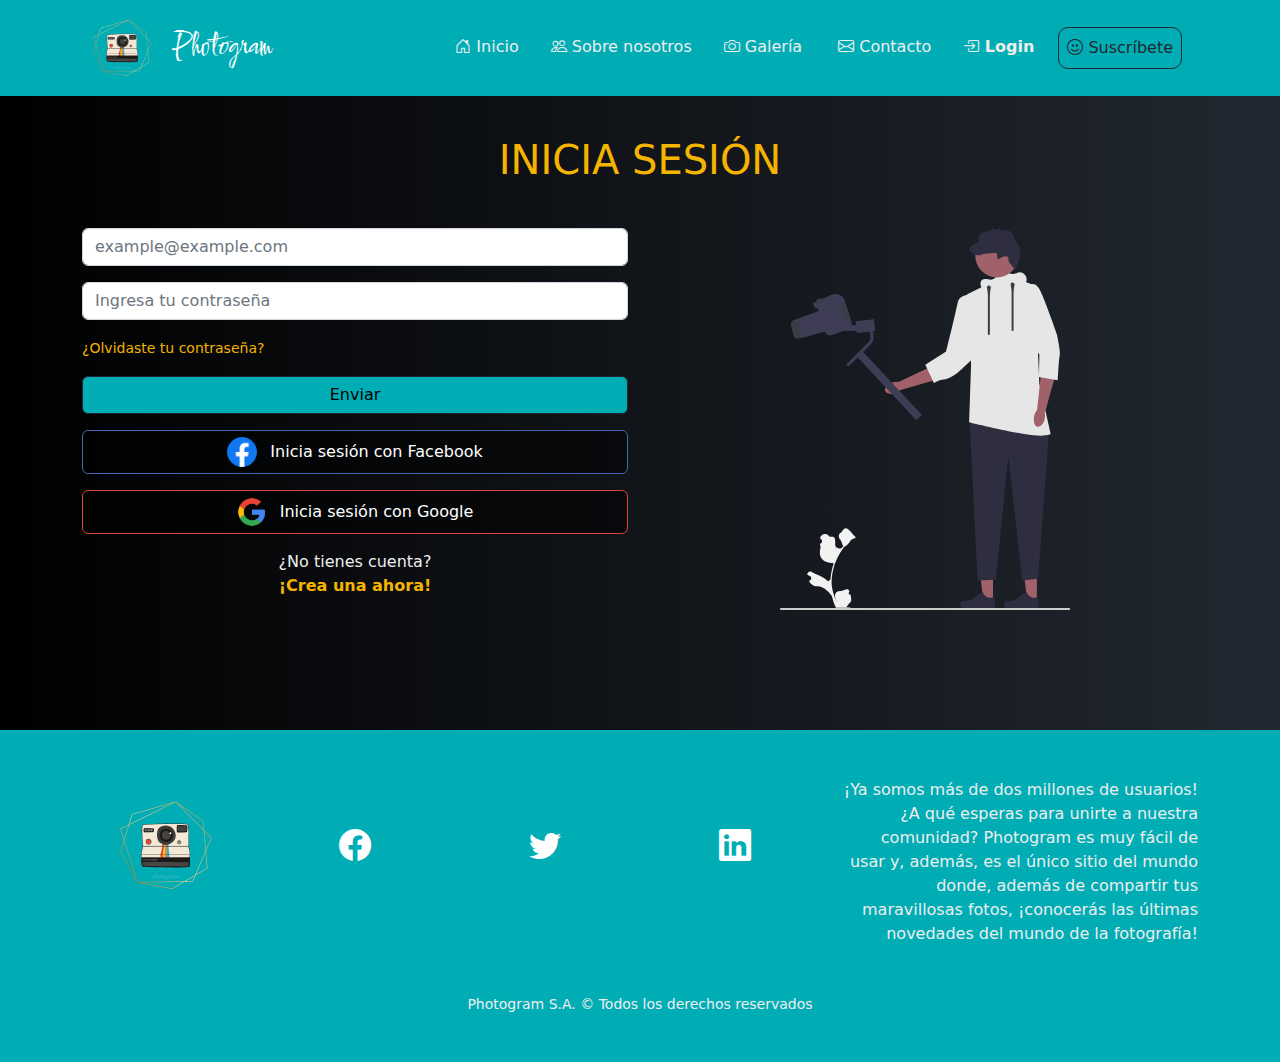
<file: pages/login.html>
<!DOCTYPE html>
<html lang="es">
  <head>
    <meta charset="UTF-8" />
    <meta http-equiv="X-UA-Compatible" content="IE=edge" />
    <meta name="viewport" content="width=device-width, initial-scale=1.0" />
    <meta
      name="description"
      content="Inicia sesión o regístrate en Photogram, tu blog de fotografía."
    />
    <meta name="author" content="Grupo 3" />
    <link rel="stylesheet" href="/css/bootstrap.min.css" />
    <link rel="stylesheet" href="/css/styles.css" />
    <link
      rel="stylesheet"
      href="https://cdn.jsdelivr.net/npm/bootstrap-icons@1.3.0/font/bootstrap-icons.css"
    />
    <link rel="shortcut icon" href="/assets/logo.png" type="image/x-png" />
    <link rel="preconnect" href="https://fonts.googleapis.com" />
    <link rel="preconnect" href="https://fonts.gstatic.com" crossorigin />
    <link
      href="https://fonts.googleapis.com/css2?family=Comforter+Brush&display=swap"
      rel="stylesheet"
    />
    <title>Inicia Sesión</title>
  </head>

  <body
    class="d-flex flex-column justify-content-between min-vh-100"
    data-bs-spy="scroll"
    data-bs-target="#gallery"
    data-bs-root-margin="0px 0px -40%"
    data-bs-smooth-scroll="true"
    tabindex="0"
  >
    <header class="sticky-top">
      <nav class="navbar fixed-top navbar1 navbar-expand-lg">
        <div class="container">
          <a href="/index.html"
            ><img
              src="/assets/logo.png"
              class="logo"
              alt="logo"
              id="logo-photogram"
          /></a>
          <a id="title-font" class="navbar-brand navbar1" href="/index.html"
            >Photogram</a
          >
          <button
            class="navbar-toggler navbar1"
            type="button"
            data-bs-toggle="offcanvas"
            data-bs-target="#offcanvasNavbar"
            aria-controls="offcanvasNavbar"
          >
            <span class="navbar-toggler-icon navbar1"></span>
          </button>
          <div
            class="offcanvas offcanvas-end"
            tabindex="-1"
            id="offcanvasNavbar"
            aria-labelledby="offcanvasNavbarLabel"
          >
            <div class="offcanvas-header offcanvasnav">
              <a href="/index.html"
                ><img src="/assets/logo.png" alt="logo" id="logo-photogram"
              /></a>
              <h5 class="offcanvas-title" id="offcanvasNavbarLabel">
                Photogram
              </h5>
              <button
                type="button"
                class="btn-close offcanvasnav"
                data-bs-dismiss="offcanvas"
                aria-label="Close"
              ></button>
            </div>
            <div class="offcanvas-body offcanvasnav expand-md pb-3">
              <ul
                class="navbar-nav justify-content-end text-center text-lg-end flex-grow-1 pe-3 mt-3 gap-3"
              >
                <li class="nav-item">
                  <a
                    class="nav-link active link navbar-text"
                    aria-current="page"
                    href="/index.html"
                    ><i class="bi bi-house-door"></i> Inicio</a
                  >
                </li>
                <li class="nav-item nav-item-padding">
                  <a
                    class="nav-lin link navbar-text"
                    aria-current="page"
                    href="/pages/sobre_nosotros.html"
                    ><i class="bi bi-people"></i> Sobre nosotros</a
                  >
                </li>
                <li class="nav-item me-1">
                  <a
                    class="nav-link link navbar-text"
                    aria-current="page"
                    href="/pages/gallery.html"
                    ><i class="bi bi-camera"></i> Galería</a
                  >
                </li>
                <li class="nav-item">
                  <a
                    class="nav-link link navbar-text"
                    href="/pages/contact.html"
                    ><i class="bi bi-envelope"></i> Contacto</a
                  >
                </li>
                <li class="nav-item">
                  <b
                    ><a
                      class="nav-link link navbar-text"
                      href="/pages/login.html"
                      ><i class="bi bi-box-arrow-in-right"></i> Login</a
                    ></b
                  >
                </li>
                <li id="modal-navbar-border" class="nav-item">
                  <a
                    id="modal-navbar"
                    class="nav-link link navbar-text"
                    aria-current="page"
                    href="#"
                    data-bs-toggle="modal"
                    data-bs-target="#suscription"
                    class="btn btn-primary btn-sm m-1 btn-nav"
                    type="submit"
                    ><i class="bi bi-emoji-smile"></i> Suscríbete</a
                  >
                </li>
              </ul>
            </div>
          </div>
        </div>
      </nav>
    </header>
    <main>
      <section id="login" class="mt-5 ancla">
        <div class="container">
          <div class="row">
            <div class="col text-uppercase text-center mt-2 mb-1">
              <br />
              <h1 class="photogram-resaltado">Inicia sesión</h1>
            </div>
          </div>
          <div class="row row-cols-1 row-cols-md-2 g-4 my-2">
            <div class="col-12 col-md-6 mb-3">
              <form class="row needs-validation" novalidate>
                <div class="col-12 mb-3">
                  <input
                    maxlength="85"
                    type="email"
                    class="form-control"
                    placeholder="example@example.com"
                    required
                  />
                </div>
                <div class="col-12 mb-3">
                  <input
                    maxlength="85"
                    type="password"
                    class="form-control"
                    placeholder="Ingresa tu contraseña"
                    required
                    name="password"
                  />
                </div>
                <div class="col-12 mb-3">
                  <a
                    href="#"
                    data-bs-toggle="modal"
                    data-bs-target="#modalcontraseña"
                    class="form-text text-decoration-none crea-cuenta"
                    >¿Olvidaste tu contraseña?</a
                  >
                </div>
                <div class="col-12 mb-3 d-grid">
                  <button id="btn-contact" class="btn btn-info">Enviar</button>
                </div>
                <div class="col-12 mb-3 d-grid text-center">
                  <a
                    href="/pages/error.html"
                    class="btn btn-primary"
                    id="btn-fb"
                  >
                    <img
                      src="/assets/login/logo-facebook.png"
                      width="30"
                      alt="logo-facebook"
                      class="me-2"
                    />
                    <span>Inicia sesión con Facebook</span>
                  </a>
                </div>
                <div class="col-12 d-grid text-center">
                  <a
                    href="/pages/error.html"
                    class="btn btn-primary"
                    id="btn-google"
                  >
                    <img
                      src="/assets/login/logo-google.png"
                      width="30"
                      alt="logo-google"
                      class="me-2"
                    />
                    <span>Inicia sesión con Google</span>
                  </a>
                </div>
                <div class="text-center col-12 my-3 d-grid">
                  <span>¿No tienes cuenta?</span>
                  <a
                    href="/pages/error.html"
                    class="fw-bold text-decoration-none crea-cuenta"
                    >¡Crea una ahora!</a
                  >
                </div>
              </form>
            </div>
            <div class="d-none d-md-block col-md-6 mb-3 text-center p-0">
              <img
                src="/assets/login/imagen-login.svg"
                class="imagen-d"
                alt="logo-derecha"
              />
            </div>
          </div>
        </div>
      </section>
    </main>

    <footer class="footer">
      <div class="container">
        <div class="row align-items-center">
          <div class="col-12 col-md-2">
            <a href="/index.html"
              ><img
                class="footer-items"
                id="logo-footer"
                src="/assets/logo.png"
                alt="Logo"
                title="Logo"
            /></a>
          </div>
          <div class="col-12 col-md-2">
            <a href="/pages/error.html"
              ><i class="bi bi-facebook icon-photogram"></i
            ></a>
          </div>
          <div class="col-12 col-md-2">
            <a href="/pages/error.html"
              ><i class="bi bi-twitter icon-photogram"></i
            ></a>
          </div>
          <div class="col-12 col-md-2">
            <a href="/pages/error.html"
              ><i class="bi bi-linkedin icon-photogram"></i
            ></a>
          </div>
          <div class="col-12 col-md-4 mt-5">
            <p class="text-center text-md-end">
              ¡Ya somos más de dos millones de usuarios! ¿A qué esperas para
              unirte a nuestra comunidad? Photogram es muy fácil de usar y,
              además, es el único sitio del mundo donde, además de compartir tus
              maravillosas fotos, ¡conocerás las últimas novedades del mundo de
              la fotografía!
            </p>
          </div>
        </div>
        <div class="row align-items-center">
          <div class="col-12">
            <p>
              <small>Photogram S.A. &copy; Todos los derechos reservados</small>
            </p>
          </div>
        </div>
      </div>
    </footer>
    <div
      class="modal fade"
      id="modalcontraseña"
      tabindex="-1"
      aria-labelledby="exampleModalLabel"
      aria-hidden="true"
    >
      <div class="modal-dialog modal-dialog-centered">
        <div class="modal-content">
          <div class="modal-header">
            <h5 class="modal-title" id="exampleModalLabel">
              <img src="/assets/logo.png" width="100" alt="logo" />
              Recuperar Contraseña
            </h5>
            <button
              type="button"
              class="btn-close"
              data-bs-dismiss="modal"
              aria-label="Close"
            ></button>
          </div>
          <div class="modal-body">
            <div class="form-floating mb-3">
              <input
                maxlength="85"
                type="email"
                class="form-control"
                id="floatingInput"
                placeholder="name@example.com"
              />
              <label for="floatingInput">Ingresa tu email</label>
            </div>
            <div class="alert alert-warning text-center" role="alert">
              Recibirás un correo electrónico para que puedas restablecer tu
              contraseña.
            </div>
          </div>
          <div class="modal-footer">
            <button type="button" class="btn btn-dark" id="btn-modal">
              Enviar
            </button>
          </div>
        </div>
      </div>
    </div>
    <div
      class="modal fade"
      id="suscription"
      tabindex="-1"
      aria-labelledby="exampleModalLabel"
      aria-hidden="true"
    >
      <div class="modal-dialog modal-dialog-centered">
        <div class="modal-content">
          <div class="modal-header">
            <h5 class="modal-title" id="exampleModalLabel">
              <img src="/assets/logo.png" width="100" alt="logo" />
              Suscripción
            </h5>
            <button
              type="button"
              class="btn-close"
              data-bs-dismiss="modal"
              aria-label="Close"
            ></button>
          </div>
          <div class="modal-body">
            <div class="form-floating mb-3">
              <input
                maxlength="85"
                type="email"
                class="form-control"
                id="floatingInput"
                placeholder="name@example.com"
              />
              <label for="floatingInput">Ingresa tu email</label>
            </div>
            <div class="alert alert-warning text-center" role="alert">
              Te enviaremos un correo de confirmación.
            </div>
          </div>
          <div class="modal-footer">
            <button type="button" class="btn btn-success" id="btn-modal" onclick="location.href='/pages/error.html'">
              ¡Suscripción!
            </button>
          </div>
        </div>
      </div>
    </div>
    <script src="/js/bootstrap.bundle.min.js"></script>
    <script>
      (() => {
        "use strict";
        // Fetch all the forms we want to apply custom Bootstrap validation styles to
        const forms = document.querySelectorAll(".needs-validation");
        // Loop over them and prevent submission
        Array.from(forms).forEach((form) => {
          form.addEventListener(
            "submit",
            (event) => {
              if (!form.checkValidity()) {
                event.preventDefault();
                event.stopPropagation();
              }
              form.classList.add("was-validated");
            },
            false
          );
        });
      })();
    </script>
  </body>
</html>
</file>
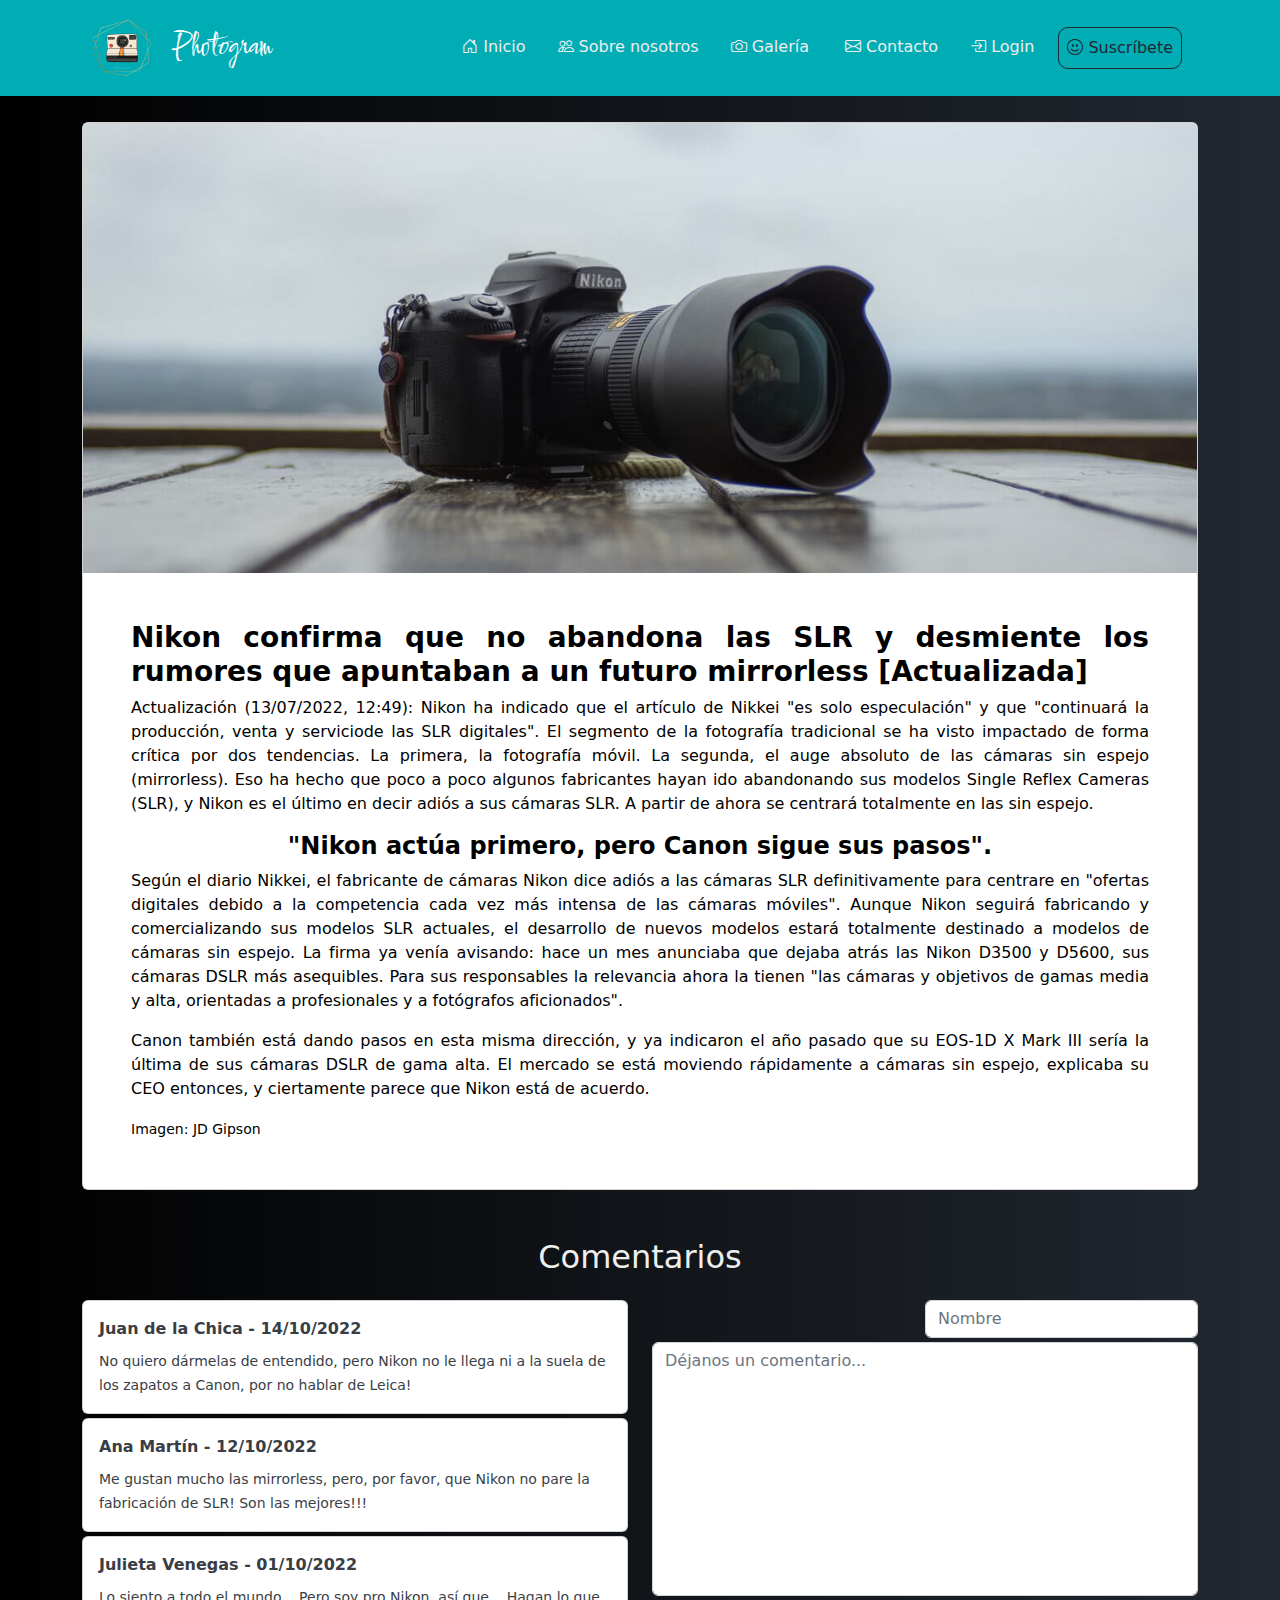
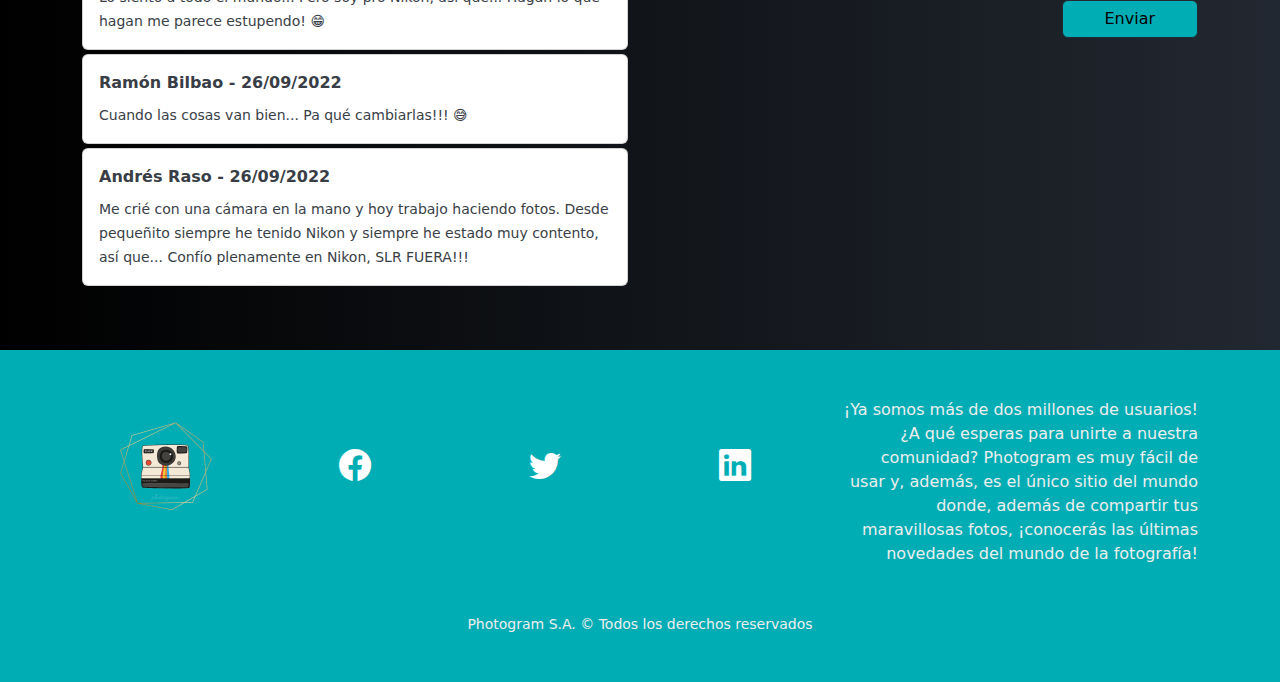
<file: pages/nikon.html>
<!DOCTYPE html>
<html lang="es">
  <head>
    <meta charset="UTF-8" />
    <meta http-equiv="X-UA-Compatible" content="IE=edge" />
    <meta name="viewport" content="width=device-width, initial-scale=1.0" />
    <meta
      name="description"
      content="¿Abandonará Nikon las SLR o es solo un rumor? Entérate de esto y mucho más en esta entrada de actualidad."
    />
    <meta name="author" content="Grupo 3" />
    <link rel="stylesheet" href="/css/bootstrap.min.css" />
    <link rel="stylesheet" href="/css/styles.css" />
    <link
      rel="stylesheet"
      href="https://cdn.jsdelivr.net/npm/bootstrap-icons@1.3.0/font/bootstrap-icons.css"
    />
    <link rel="shortcut icon" href="/assets/logo.png" type="image/x-png" />
    <link rel="preconnect" href="https://fonts.googleapis.com" />
    <link rel="preconnect" href="https://fonts.gstatic.com" crossorigin />
    <link
      href="https://fonts.googleapis.com/css2?family=Comforter+Brush&display=swap"
      rel="stylesheet"
    />
    <title>¿Nikon abandona las SLR?</title>
  </head>

  <body
    class="d-flex flex-column justify-content-between min-vh-100"
    data-bs-spy="scroll"
    data-bs-target="#gallery"
    data-bs-root-margin="0px 0px -40%"
    data-bs-smooth-scroll="true"
    tabindex="0"
  >
    <header class="sticky-top">
      <nav class="navbar fixed-top navbar1 navbar-expand-lg">
        <div class="container">
          <a href="/index.html"
            ><img
              src="/assets/logo.png"
              class="logo"
              alt="logo"
              id="logo-photogram"
          /></a>
          <a id="title-font" class="navbar-brand navbar1" href="/index.html"
            >Photogram</a
          >
          <button
            class="navbar-toggler navbar1"
            type="button"
            data-bs-toggle="offcanvas"
            data-bs-target="#offcanvasNavbar"
            aria-controls="offcanvasNavbar"
          >
            <span class="navbar-toggler-icon navbar1"></span>
          </button>
          <div
            class="offcanvas offcanvas-end"
            tabindex="-1"
            id="offcanvasNavbar"
            aria-labelledby="offcanvasNavbarLabel"
          >
            <div class="offcanvas-header offcanvasnav">
              <a href="/index.html"
                ><img src="/assets/logo.png" alt="logo" id="logo-photogram"
              /></a>
              <h5 class="offcanvas-title" id="offcanvasNavbarLabel">
                Photogram
              </h5>
              <button
                type="button"
                class="btn-close offcanvasnav"
                data-bs-dismiss="offcanvas"
                aria-label="Close"
              ></button>
            </div>
            <div class="offcanvas-body offcanvasnav expand-md pb-3">
              <ul
                class="navbar-nav justify-content-end text-center text-lg-end flex-grow-1 pe-3 mt-3 gap-3"
              >
                <li class="nav-item">
                  <a
                    class="nav-link active link navbar-text"
                    aria-current="page"
                    href="/index.html"
                    ><i class="bi bi-house-door"></i> Inicio</a
                  >
                </li>
                <li class="nav-item nav-item-padding">
                  <a
                    class="nav-lin link navbar-text"
                    aria-current="page"
                    href="/pages/sobre_nosotros.html"
                    ><i class="bi bi-people"></i> Sobre nosotros</a
                  >
                </li>
                <li class="nav-item me-1">
                  <a
                    class="nav-link link navbar-text"
                    aria-current="page"
                    href="/pages/gallery.html"
                    ><i class="bi bi-camera"></i> Galería</a
                  >
                </li>
                <li class="nav-item">
                  <a
                    class="nav-link link navbar-text"
                    href="/pages/contact.html"
                    ><i class="bi bi-envelope"></i> Contacto</a
                  >
                </li>
                <li class="nav-item">
                  <a class="nav-link link navbar-text" href="/pages/login.html"
                    ><i class="bi bi-box-arrow-in-right"></i> Login</a
                  >
                </li>
                <li id="modal-navbar-border" class="nav-item">
                  <a
                    id="modal-navbar"
                    class="nav-link link navbar-text"
                    aria-current="page"
                    href="#"
                    data-bs-toggle="modal"
                    data-bs-target="#suscription"
                    class="btn btn-primary btn-sm m-1 btn-nav"
                    type="submit"
                    ><i class="bi bi-emoji-smile"></i> Suscríbete</a
                  >
                </li>
              </ul>
            </div>
          </div>
        </div>
      </nav>
    </header>
    <main>
      <div class="container">
        <div class="row mt-5 mb-3">
          <div class="col-12">
            <div class="card" style="width: 100%">
              <img
                src="/assets/articles/nikon.jpeg"
                class="card-img-top img-noticia"
                alt="Cámara Nikon"
                title="Cámara Nikon"
              />
              <div class="card-body p-md-5">
                <h3 id="card-title" class="card-title">
                  Nikon confirma que no abandona las SLR y desmiente los rumores
                  que apuntaban a un futuro mirrorless [Actualizada]
                </h3>
                <p id="card-text" class="card-text">
                  Actualización (13/07/2022, 12:49): Nikon ha indicado que el
                  artículo de Nikkei "es solo especulación" y que "continuará la
                  producción, venta y serviciode las SLR digitales". El segmento
                  de la fotografía tradicional se ha visto impactado de forma
                  crítica por dos tendencias. La primera, la fotografía móvil.
                  La segunda, el auge absoluto de las cámaras sin espejo
                  (mirrorless). Eso ha hecho que poco a poco algunos fabricantes
                  hayan ido abandonando sus modelos Single Reflex Cameras (SLR),
                  y Nikon es el último en decir adiós a sus cámaras SLR. A
                  partir de ahora se centrará totalmente en las sin espejo.
                </p>
                <h4 id="card-title" class="text-center">
                  "Nikon actúa primero, pero Canon sigue sus pasos".
                </h4>
                <p id="card-text" class="card-text">
                  Según el diario Nikkei, el fabricante de cámaras Nikon dice
                  adiós a las cámaras SLR definitivamente para centrare en
                  "ofertas digitales debido a la competencia cada vez más
                  intensa de las cámaras móviles". Aunque Nikon seguirá
                  fabricando y comercializando sus modelos SLR actuales, el
                  desarrollo de nuevos modelos estará totalmente destinado a
                  modelos de cámaras sin espejo. La firma ya venía avisando:
                  hace un mes anunciaba que dejaba atrás las Nikon D3500 y
                  D5600, sus cámaras DSLR más asequibles. Para sus responsables
                  la relevancia ahora la tienen "las cámaras y objetivos de
                  gamas media y alta, orientadas a profesionales y a fotógrafos
                  aficionados".
                </p>
                <p id="card-text" class="card-text">
                  Canon también está dando pasos en esta misma dirección, y ya
                  indicaron el año pasado que su EOS-1D X Mark III sería la
                  última de sus cámaras DSLR de gama alta. El mercado se está
                  moviendo rápidamente a cámaras sin espejo, explicaba su CEO
                  entonces, y ciertamente parece que Nikon está de acuerdo.
                </p>
                <small id="card-text"> Imagen: JD Gipson </small>
              </div>
            </div>
            <h2 class="mt-5 mb-4 text-center">Comentarios</h2>
            <div class="row row-cols-1 row-cols-md-2 mb-5">
              <div class="col-12 col-md-6">
                <div class="card" style="width: 100%">
                  <div class="card-body">
                    <b>
                      <p id="comentarios-text" class="card-title">
                        Juan de la Chica - 14/10/2022
                      </p>
                    </b>
                    <small id="comentarios-text" class="card-text">
                      No quiero dármelas de entendido, pero Nikon no le llega ni
                      a la suela de los zapatos a Canon, por no hablar de Leica!
                    </small>
                  </div>
                </div>
                <div class="card mt-1" style="width: 100%">
                  <div class="card-body">
                    <b>
                      <p id="comentarios-text" class="card-title">
                        Ana Martín - 12/10/2022
                      </p>
                    </b>
                    <small id="comentarios-text" class="card-text">
                      Me gustan mucho las mirrorless, pero, por favor, que Nikon
                      no pare la fabricación de SLR! Son las mejores!!!
                    </small>
                  </div>
                </div>
                <div class="card mt-1" style="width: 100%">
                  <div class="card-body">
                    <b>
                      <p id="comentarios-text" class="card-title">
                        Julieta Venegas - 01/10/2022
                      </p>
                    </b>
                    <small id="comentarios-text" class="card-text">
                      Lo siento a todo el mundo... Pero soy pro Nikon, así
                      que... Hagan lo que hagan me parece estupendo!
                      &#128513;</small
                    >
                  </div>
                </div>
                <div class="card mt-1" style="width: 100%">
                  <div class="card-body">
                    <b>
                      <p id="comentarios-text" class="card-title">
                        Ramón Bilbao - 26/09/2022
                      </p>
                    </b>
                    <small id="comentarios-text" class="card-text">
                      Cuando las cosas van bien... Pa qué cambiarlas!!!
                      &#128517;</small
                    >
                  </div>
                </div>
                <div class="card mt-1" style="width: 100%">
                  <div class="card-body">
                    <b>
                      <p id="comentarios-text" class="card-title">
                        Andrés Raso - 26/09/2022
                      </p>
                    </b>
                    <small id="comentarios-text" class="card-text">
                      Me crié con una cámara en la mano y hoy trabajo haciendo
                      fotos. Desde pequeñito siempre he tenido Nikon y siempre
                      he estado muy contento, así que... Confío plenamente en
                      Nikon, SLR FUERA!!!</small
                    >
                  </div>
                </div>
              </div>
              <form class="needs-validation mt-4 mt-md-0" novalidate>
                <div class="col-12 offset-md-6 col-md-6">
                  <input
                    maxlength="25"
                    type="text"
                    class="form-control"
                    placeholder="Nombre"
                    required
                  />
                </div>
                <div class="col-12 mt-1">
                  <textarea
                    maxlength="800"
                    class="form-control"
                    rows="10"
                    placeholder="Déjanos un comentario..."
                    required
                  ></textarea>
                </div>
                <div class="col-3 offset-md-9 mt-1 d-grid">
                  <button class="btn btn-info" id="btn-contact">Enviar</button>
                </div>
              </form>
            </div>
          </div>
        </div>
      </div>
      <div class="container"></div>
    </main>

    <footer class="footer">
      <div class="container">
        <div class="row align-items-center">
          <div class="col-12 col-md-2">
            <a href="/index.html"
              ><img
                class="footer-items"
                id="logo-footer"
                src="/assets/logo.png"
                alt="Logo"
                title="Logo"
            /></a>
          </div>
          <div class="col-12 col-md-2">
            <a href="/pages/error.html"
              ><i class="bi bi-facebook icon-photogram"></i
            ></a>
          </div>
          <div class="col-12 col-md-2">
            <a href="/pages/error.html"
              ><i class="bi bi-twitter icon-photogram"></i
            ></a>
          </div>
          <div class="col-12 col-md-2">
            <a href="/pages/error.html"
              ><i class="bi bi-linkedin icon-photogram"></i
            ></a>
          </div>
          <div class="col-12 col-md-4 mt-5">
            <p class="text-center text-md-end">
              ¡Ya somos más de dos millones de usuarios! ¿A qué esperas para
              unirte a nuestra comunidad? Photogram es muy fácil de usar y,
              además, es el único sitio del mundo donde, además de compartir tus
              maravillosas fotos, ¡conocerás las últimas novedades del mundo de
              la fotografía!
            </p>
          </div>
        </div>
        <div class="row align-items-center">
          <div class="col-12">
            <p>
              <small>Photogram S.A. &copy; Todos los derechos reservados</small>
            </p>
          </div>
        </div>
      </div>
    </footer>
    <div
      class="modal fade"
      id="modalcontraseña"
      tabindex="-1"
      aria-labelledby="exampleModalLabel"
      aria-hidden="true"
    >
      <div class="modal-dialog modal-dialog-centered">
        <div class="modal-content">
          <div class="modal-header">
            <h5 class="modal-title" id="exampleModalLabel">
              <img src="/assets/logo.png" width="100" alt="logo" />
              Recuperar Contraseña
            </h5>
            <button
              type="button"
              class="btn-close"
              data-bs-dismiss="modal"
              aria-label="Close"
            ></button>
          </div>
          <div class="modal-body">
            <div class="form-floating mb-3">
              <input
                maxlength="85"
                type="email"
                class="form-control"
                id="floatingInput"
                placeholder="name@example.com"
              />
              <label for="floatingInput">Ingresa tu email</label>
            </div>
            <div class="alert alert-warning text-center" role="alert">
              Recibirás un correo electrónico para que puedas restablecer tu
              contraseña.
            </div>
          </div>
          <div class="modal-footer">
            <button type="button" class="btn btn-dark" id="btn-modal">
              Enviar
            </button>
          </div>
        </div>
      </div>
    </div>
    <div
      class="modal fade"
      id="suscription"
      tabindex="-1"
      aria-labelledby="exampleModalLabel"
      aria-hidden="true"
    >
      <div class="modal-dialog modal-dialog-centered">
        <div class="modal-content">
          <div class="modal-header">
            <h5 class="modal-title" id="exampleModalLabel">
              <img src="/assets/logo.png" width="100" alt="logo" />
              Suscripción
            </h5>
            <button
              type="button"
              class="btn-close"
              data-bs-dismiss="modal"
              aria-label="Close"
            ></button>
          </div>
          <div class="modal-body">
            <div class="form-floating mb-3">
              <input
                maxlength="85"
                type="email"
                class="form-control"
                id="floatingInput"
                placeholder="name@example.com"
              />
              <label for="floatingInput">Ingresa tu email</label>
            </div>
            <div class="alert alert-warning text-center" role="alert">
              Te enviaremos un correo de confirmación.
            </div>
          </div>
          <div class="modal-footer">
            <button type="button" class="btn btn-success" id="btn-modal" onclick="location.href='/pages/error.html'">
              ¡Suscripción!
            </button>
          </div>
        </div>
      </div>
    </div>
    <script src="/js/bootstrap.bundle.min.js"></script>
    <script>
      (() => {
        "use strict";
        // Fetch all the forms we want to apply custom Bootstrap validation styles to
        const forms = document.querySelectorAll(".needs-validation");
        // Loop over them and prevent submission
        Array.from(forms).forEach((form) => {
          form.addEventListener(
            "submit",
            (event) => {
              if (!form.checkValidity()) {
                event.preventDefault();
                event.stopPropagation();
              }
              form.classList.add("was-validated");
            },
            false
          );
        });
      })();
    </script>
  </body>
</html>
</file>
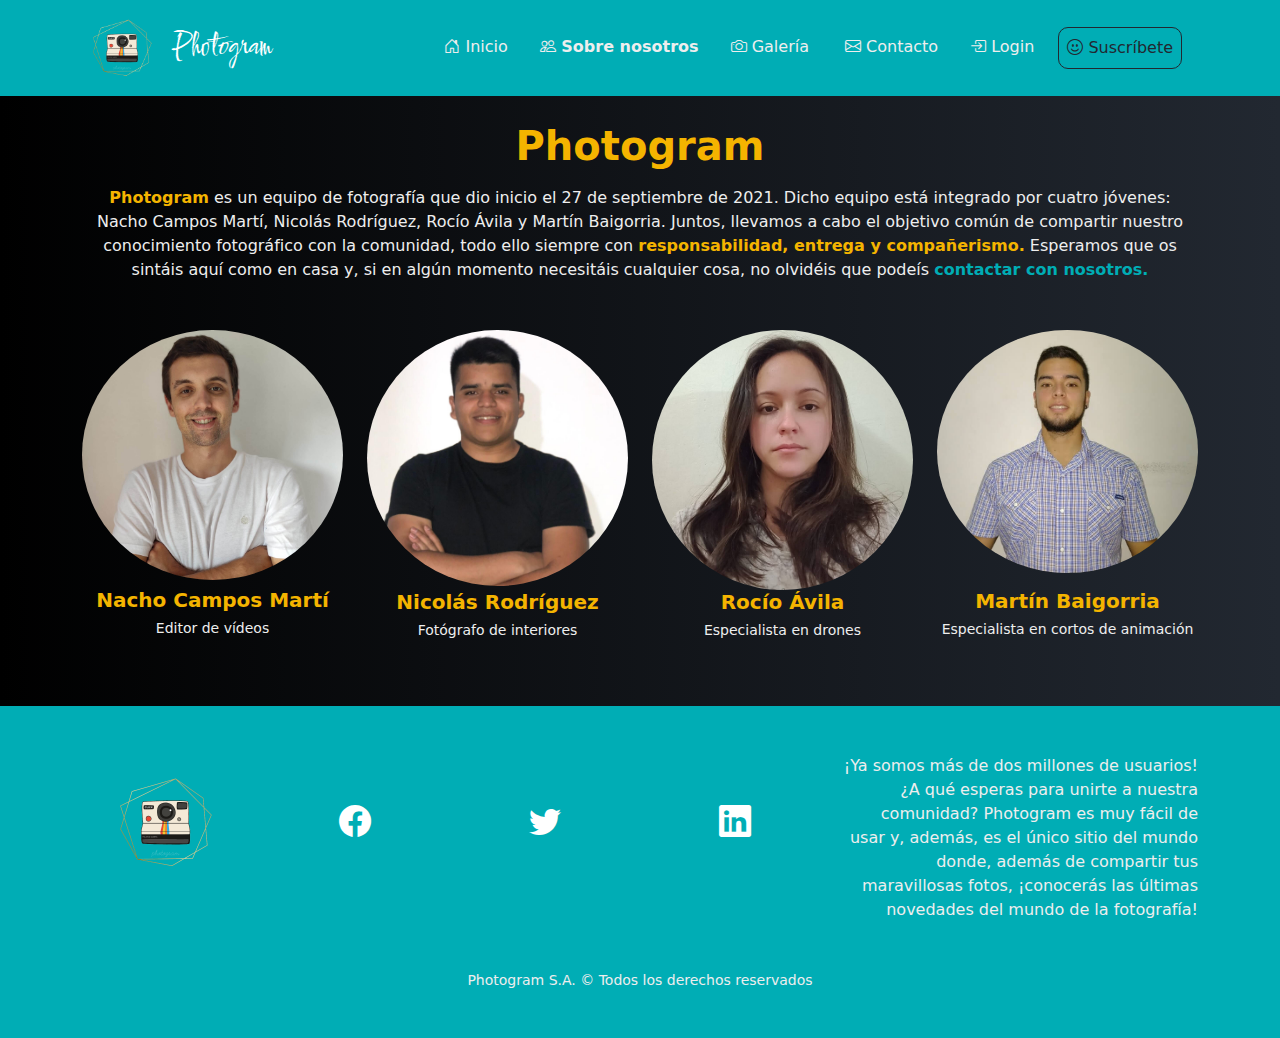
<file: pages/sobre_nosotros.html>
<!DOCTYPE html>
<html lang="es">
  <head>
    <meta charset="UTF-8" />
    <meta http-equiv="X-UA-Compatible" content="IE=edge" />
    <meta name="viewport" content="width=device-width, initial-scale=1.0" />
    <meta
      name="description"
      content="Conoce al equipo que hay detrás de Photogram, tu blog de fotografía."
    />
    <meta name="author" content="Grupo 3" />
    <link rel="stylesheet" href="/css/bootstrap.min.css" />
    <link rel="stylesheet" href="/css/styles.css" />
    <link
      rel="stylesheet"
      href="https://cdn.jsdelivr.net/npm/bootstrap-icons@1.3.0/font/bootstrap-icons.css"
    />
    <link rel="shortcut icon" href="/assets/logo.png" type="image/x-png" />
    <link rel="preconnect" href="https://fonts.googleapis.com" />
    <link rel="preconnect" href="https://fonts.gstatic.com" crossorigin />
    <link
      href="https://fonts.googleapis.com/css2?family=Comforter+Brush&display=swap"
      rel="stylesheet"
    />
    <title>Sobre nosotros</title>
  </head>
  <body class="d-flex flex-column justify-content-between vh-100">
    <header class="sticky-top">
      <nav class="navbar fixed-top navbar1 navbar-expand-lg">
        <div class="container">
          <a href="/index.html"
            ><img
              src="/assets/logo.png"
              class="logo"
              alt="logo"
              id="logo-photogram"
          /></a>
          <a id="title-font" class="navbar-brand navbar1" href="/index.html"
            >Photogram</a
          >
          <button
            class="navbar-toggler navbar1"
            type="button"
            data-bs-toggle="offcanvas"
            data-bs-target="#offcanvasNavbar"
            aria-controls="offcanvasNavbar"
          >
            <span class="navbar-toggler-icon navbar1"></span>
          </button>
          <div
            class="offcanvas offcanvas-end"
            tabindex="-1"
            id="offcanvasNavbar"
            aria-labelledby="offcanvasNavbarLabel"
          >
            <div class="offcanvas-header offcanvasnav">
              <a href="/index.html"
                ><img src="/assets/logo.png" alt="logo" id="logo-photogram"
              /></a>
              <h5 class="offcanvas-title" id="offcanvasNavbarLabel">
                Photogram
              </h5>
              <button
                type="button"
                class="btn-close offcanvasnav"
                data-bs-dismiss="offcanvas"
                aria-label="Close"
              ></button>
            </div>
            <div class="offcanvas-body offcanvasnav expand-md pb-3">
              <ul
                class="navbar-nav justify-content-end text-center text-lg-end flex-grow-1 pe-3 mt-3 gap-3"
              >
                <li class="nav-item">
                  <a
                    class="nav-link active link navbar-text"
                    aria-current="page"
                    href="/index.html"
                    ><i class="bi bi-house-door"></i> Inicio</a
                  >
                </li>
                <li class="nav-item nav-item-padding">
                  <b
                    ><a
                      class="nav-lin link navbar-text"
                      aria-current="page"
                      href="#"
                      ><i class="bi bi-people"></i> Sobre nosotros</a
                    ></b
                  >
                </li>
                <li class="nav-item me-1">
                  <a
                    class="nav-link link navbar-text"
                    aria-current="page"
                    href="/pages/gallery.html"
                    ><i class="bi bi-camera"></i> Galería</a
                  >
                </li>
                <li class="nav-item">
                  <a
                    class="nav-link link navbar-text"
                    href="/pages/contact.html"
                    ><i class="bi bi-envelope"></i> Contacto</a
                  >
                </li>
                <li class="nav-item">
                  <a class="nav-link link navbar-text" href="/pages/login.html"
                    ><i class="bi bi-box-arrow-in-right"></i> Login</a
                  >
                </li>
                <li id="modal-navbar-border" class="nav-item">
                  <a
                    id="modal-navbar"
                    class="nav-link link navbar-text"
                    aria-current="page"
                    href="#"
                    data-bs-toggle="modal"
                    data-bs-target="#suscription"
                    class="btn btn-primary btn-sm m-1 btn-nav"
                    type="submit"
                    ><i class="bi bi-emoji-smile"></i> Suscríbete</a
                  >
                </li>
              </ul>
            </div>
          </div>
        </div>
      </nav>
    </header>
    <main>
      <div class="container">
        <h1 class="text-center color fw-bold mt-5 mb-3 photogram-resaltado">
          Photogram
        </h1>
        <p class="text-center mb-5">
          <b class="photogram-resaltado"> Photogram</b> es un equipo de
          fotografía que dio inicio el 27 de septiembre de 2021. Dicho equipo
          está integrado por cuatro jóvenes: Nacho Campos Martí, Nicolás
          Rodríguez, Rocío Ávila y Martín Baigorria. Juntos, llevamos a cabo el
          objetivo común de compartir nuestro conocimiento fotográfico con la
          comunidad, todo ello siempre con
          <b class="photogram-resaltado"
            >responsabilidad, entrega y compañerismo.</b
          >
          Esperamos que os sintáis aquí como en casa y, si en algún momento
          necesitáis cualquier cosa, no olvidéis que podeís
          <a class="ancla-contacto" href="/pages/contact.html"
            >contactar con nosotros.</a
          >
        </p>
        <div class="row mb-5">
          <div class="col-12 col-md-6 col-lg-3 mb-5 mb-lg-0">
            <div class="text-center">
              <img
                src="/assets/sobre_nosotros/nacho.jpeg"
                class="rounded-circle"
                width="100%"
                height="100%"
                alt="Nacho Campos Martí"
              />
              <div class="text-center mt-2">
                <h5 class="mb-1 photogram-resaltado fw-bold">
                  Nacho Campos Martí
                </h5>
                <small>Editor de vídeos</small>
              </div>
            </div>
          </div>
          <div class="col-12 col-md-6 col-lg-3 mb-5 mb-lg-0">
            <div class="text-center mb-3">
              <img
                src="/assets/sobre_nosotros/nico.jpg"
                class="rounded-circle"
                width="100%"
                height="100%"
                alt="Nico rodriguez"
              />
              <div class="text-center mt-1">
                <h5 class="fw-bold photogram-resaltado mb-1">
                  Nicolás Rodríguez
                </h5>
                <small>Fotógrafo de interiores</small>
              </div>
            </div>
          </div>
          <div class="col-12 col-md-6 col-lg-3 mb-5 mb-md-0">
            <div class="text-center">
              <img
                src="/assets/sobre_nosotros/rocio.jpeg"
                class="rounded-circle"
                width="100%"
                height="100%"
                alt="Rocio Avila"
              />
              <div class="text-center">
                <h5 class="fw-bold photogram-resaltado mb-1">Rocío Ávila</h5>
                <small>Especialista en drones</small>
              </div>
            </div>
          </div>
          <div class="col-12 col-md-6 col-lg-3 mb-5 mb-md-0">
            <div class="text-center">
              <img
                src="/assets/sobre_nosotros/martin.jpeg"
                class="rounded-circle"
                width="100%"
                height="100%"
                alt="Martin Baigorria"
              />
              <div class="text-center">
                <h5 class="fw-bold photogram-resaltado mt-3 mb-1">
                  Martín Baigorria
                </h5>
                <small>Especialista en cortos de animación</small>
              </div>
            </div>
          </div>
        </div>
      </div>
    </main>
    <footer class="footer">
      <div class="container">
        <div class="row align-items-center">
          <div class="col-12 col-md-2">
            <a href="/index.html"
              ><img
                class="footer-items"
                id="logo-footer"
                src="/assets/logo.png"
                alt="Logo"
                title="Logo"
            /></a>
          </div>
          <div class="col-12 col-md-2">
            <a href="/pages/error.html"
              ><i class="bi bi-facebook icon-photogram"></i
            ></a>
          </div>
          <div class="col-12 col-md-2">
            <a href="/pages/error.html"
              ><i class="bi bi-twitter icon-photogram"></i
            ></a>
          </div>
          <div class="col-12 col-md-2">
            <a href="/pages/error.html"
              ><i class="bi bi-linkedin icon-photogram"></i
            ></a>
          </div>
          <div class="col-12 col-md-4 mt-5">
            <p class="text-center text-md-end">
              ¡Ya somos más de dos millones de usuarios! ¿A qué esperas para
              unirte a nuestra comunidad? Photogram es muy fácil de usar y,
              además, es el único sitio del mundo donde, además de compartir tus
              maravillosas fotos, ¡conocerás las últimas novedades del mundo de
              la fotografía!
            </p>
          </div>
        </div>
        <div class="row align-items-center">
          <div class="col-12">
            <p>
              <small>Photogram S.A. &copy; Todos los derechos reservados</small>
            </p>
          </div>
        </div>
      </div>
    </footer>
    <div
      class="modal fade"
      id="suscription"
      tabindex="-1"
      aria-labelledby="exampleModalLabel"
      aria-hidden="true"
    >
      <div class="modal-dialog modal-dialog-centered">
        <div class="modal-content">
          <div class="modal-header">
            <h5 class="modal-title" id="exampleModalLabel">
              <img src="/assets/logo.png" width="100" alt="logo" />
              Suscripción
            </h5>
            <button
              type="button"
              class="btn-close"
              data-bs-dismiss="modal"
              aria-label="Close"
            ></button>
          </div>
          <div class="modal-body">
            <div class="form-floating mb-3">
              <input
                maxlength="85"
                type="email"
                class="form-control"
                id="floatingInput"
                placeholder="name@example.com"
              />
              <label for="floatingInput">Ingresa tu email</label>
            </div>
            <div class="alert alert-warning text-center" role="alert">
              Te enviaremos un correo de confirmación.
            </div>
          </div>
          <div class="modal-footer">
            <button type="button" class="btn btn-success" id="btn-modal" onclick="location.href='/pages/error.html'">
              ¡Suscripción!
            </button>
          </div>
        </div>
      </div>
    </div>
    <script src="/js/bootstrap.bundle.min.js"></script>
  </body>
</html>
</file>
<file: css/styles.css>
* {
  box-sizing: border-box;
  margin: 0;
  padding: 0;
}

.ancla:before {
  display: block;
  content: " ";
  margin-top: -90px;
  height: 72px;
}

body {
  background: black;
  background: linear-gradient(to right, black, #222831);
  color: #eeeeee;
  padding-top: 74px !important;
}

/* NAVBAR */
.navbar1 {
  background-color: #00adb5;
  color: white;
  text-decoration: none;
}

.offcanvasnav {
  background-color: #222831;
  text-decoration: none;
  color: white;
}

nav,
a {
  text-decoration: none;
  color: white;
}

.link {
  text-transform: none;
  text-decoration: none;
  color: white;
}

.expand-md {
  background-color: #00adb5;
  text-decoration: none;
  color: white;
}

#search {
  background-color: #393e46;
  color: #eeeeee;
  border-color: #eeeeee;
}

#search:hover {
  background-color: #eeeeee;
  color: #222831;
  border-color: #222831;
}

#search-text {
  border-color: #222831;
}

#logo-photogram {
  width: 80px;
}

.navbar-text {
  color: #eeeeee !important;
}

.navbar-text:hover {
  color: #393e46 !important;
}

.nav-item-padding {
  padding: 8px !important;
}

#title-font {
  font-family: "Comforter Brush", cursive;
  font-size: 2rem;
  padding-left: 10px;
}

/* INDEX */

#carousel {
  position: relative;
}

#main .carousel-item img {
  max-height: 70vh;
  filter: grayscale(70%);
  object-fit: cover;
}

.overlay {
  position: absolute;
  top: 0;
  bottom: 0;
  left: 0;
  right: 0;
  background-color: rgba(0, 0, 0, 0.5);
  color: white;
  z-index: 1;
}

#btn-rotate {
  border-color: #f4b400;
  color: #f4b400;
  transition: 1s;
}

#btn-rotate:hover {
  background-color: #f4b400;
  color: #eeeeee;
  transform: rotate(360deg);
}

#btn-article {
  background-color: #f4b400;
  color: #eeeeee;
  border-color: #393e46;
  font-weight: bold;
}

#btn-article:hover {
  border-color: #f4b400;
  background-color: #393e46;
}

#card-title {
  color: black !important;
  font-weight: bold;
  text-align: justify;
}

#card-text {
  color: black !important;
  text-align: justify;
}

#card-quote {
  color: black !important;
  text-align: justify;
  font-style: italic;
}

.page-link {
  color: #393e46 !important;
}

#active-page {
  background-color: #f4b400 !important;
  color: #eeeeee !important;
  border: 1px solid #393e46 !important;
  font-weight: bold !important;
}

#pills:hover {
  transform: scale(1.05);
  transition-duration: 0.5s;
}

.img-ad {
  width: 100%;
  border-radius: 10px;
  text-align: center;
}

/* SOBRE NOSOTROS */
.photogram-resaltado {
  color: #f4b400;
}

.ancla-contacto {
  color: #00adb5;
  font-weight: bold;
}

.ancla-contacto:hover {
  color: #f4b400;
}

/* NOTICIAS */
.img-noticia {
  width: 100%;
  height: 50vh;
  object-fit: cover;
}

#comentarios-text {
  color: #393e46;
}

/* GALLERY */

.div-gallery {
  max-width: 250px;
  max-height: 150px;
}

.img-gallery {
  width: 100%;
  height: 30vh;
  object-fit: cover;
}

.img-gallery:hover {
  transform: scale(1.05);
  transition-duration: 0.25s;
}

#no-border {
  border: 0px;
  background-color: transparent;
  color: #eeeeee;
}

/* CONTACT */
textarea {
  resize: none;
}

#btn-contact {
  background-color: #00adb5 !important;
  border-color: #222831 !important;
}

#btn-contact:hover {
  background-color: #eeeeee !important;
  color: #222831;
  border-color: #00adb5;
}

/* LOGIN */
.imagen-d {
  height: 80%;
  margin: auto;
}

.crea-cuenta {
  color: #f4b400;
}

.crea-cuenta:hover {
  color: #eeeeee;
}

#btn-fb {
  background-color: rgba(0, 0, 0, 0.5) !important;
  border-color: #4267b2 !important;
  width: 100% !important;
  margin: 0px !important;
}

#btn-fb:hover {
  background-color: #898f9c !important;
}

#btn-google {
  background-color: rgba(0, 0, 0, 0.5) !important;
  border-color: #db4437 !important;
  width: 100% !important;
  margin: 0px !important;
}

#btn-google:hover {
  background-color: #f4b400 !important;
}

/* FOOTER */
.footer {
  background-color: #00adb5;
  padding: 0px;
}

.footer .row {
  min-height: 100px;
  text-align: center;
}

.footer-items {
  text-decoration: none;
  color: white;
}

.footer-items:hover {
  color: #393e46;
}

#logo-footer {
  width: 125px;
}

.icon-photogram {
  font-size: 2rem;
}

.icon-photogram:hover {
  color: #393e46;
}

/* 404 */
.error404 {
  width: 100%;
}

#btn-404 {
  border: 1px solid #00adb5;
  border-radius: 10px;
  padding: 10px;
  background-color: #00adb5;
  color: #eeeeee;
}

#btn-404:hover {
  background-color: #f4b400;
  border-color: #f4b400;
  color: #eeeeee;
}

/* MODAL */

#btn-modal {
  background-color: #00adb5;
  border-color: #222831;
}

#btn-modal:hover {
  background-color: #f4b400;
}

.modal {
  color: #393e46;
}

#modal-navbar {
  color: #222831 !important;
}

#modal-navbar:hover {
  color: #eeeeee !important;
}

#modal-navbar-border {
  border: 1px solid #222831 !important;
  border-radius: 10px !important;
}

#modal-navbar-border:hover {
  background-color: #f4b400 !important;
  border-color: #eeeeee;
}

.img-modal {
  width: 100%;
  height: 30vh;
  object-fit: cover;
}
</file>
